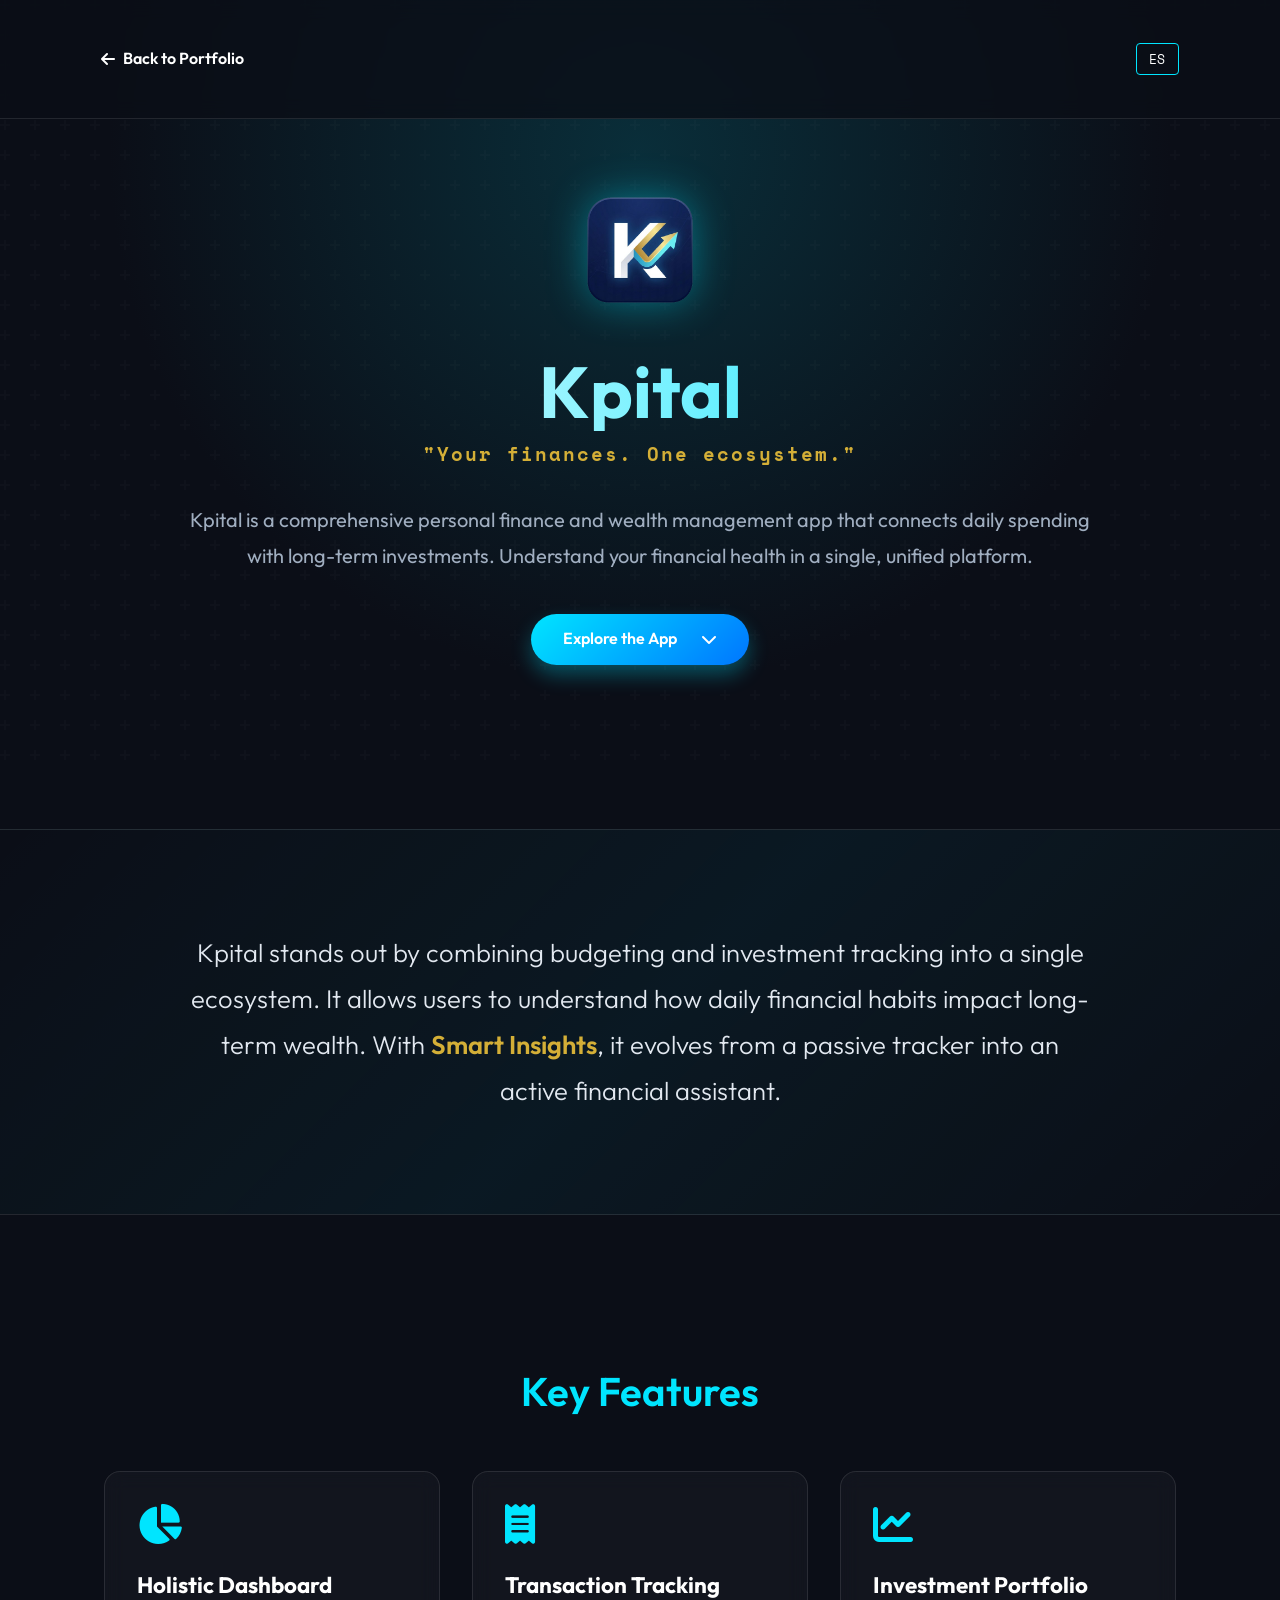
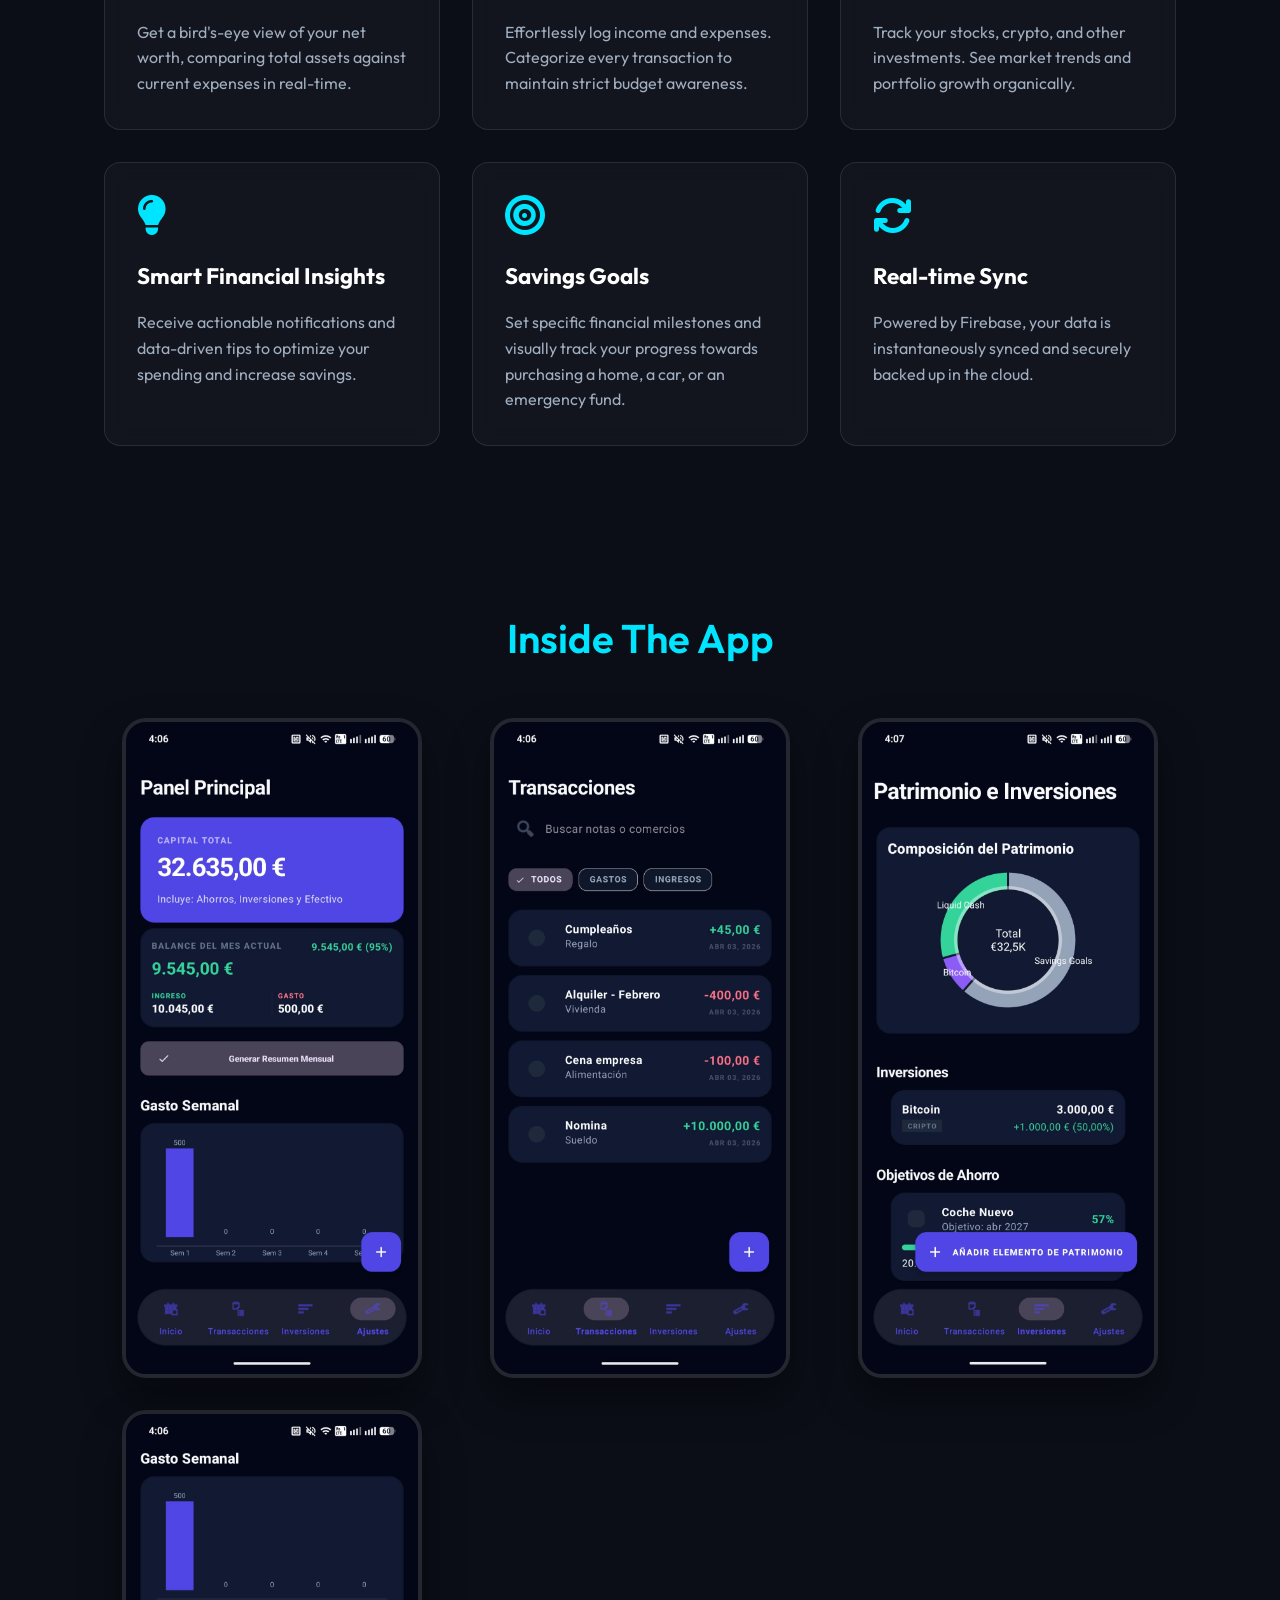
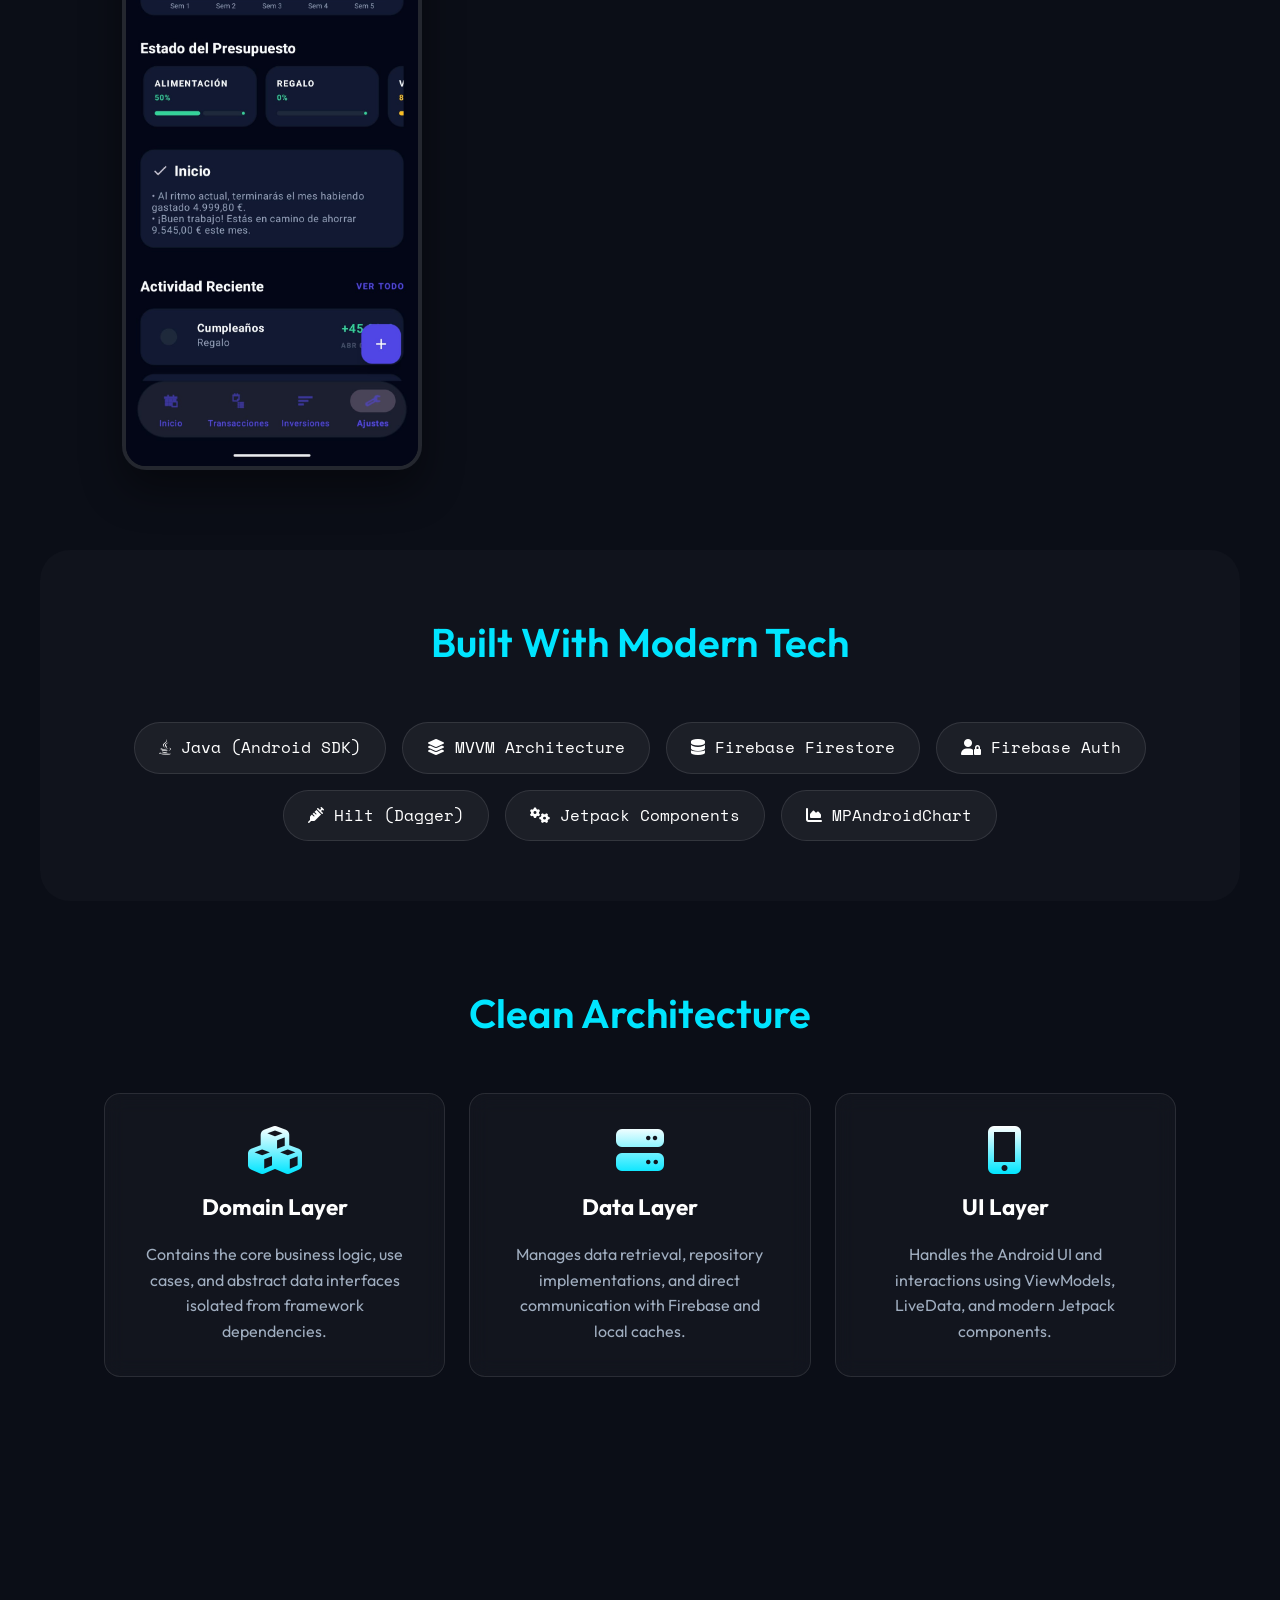
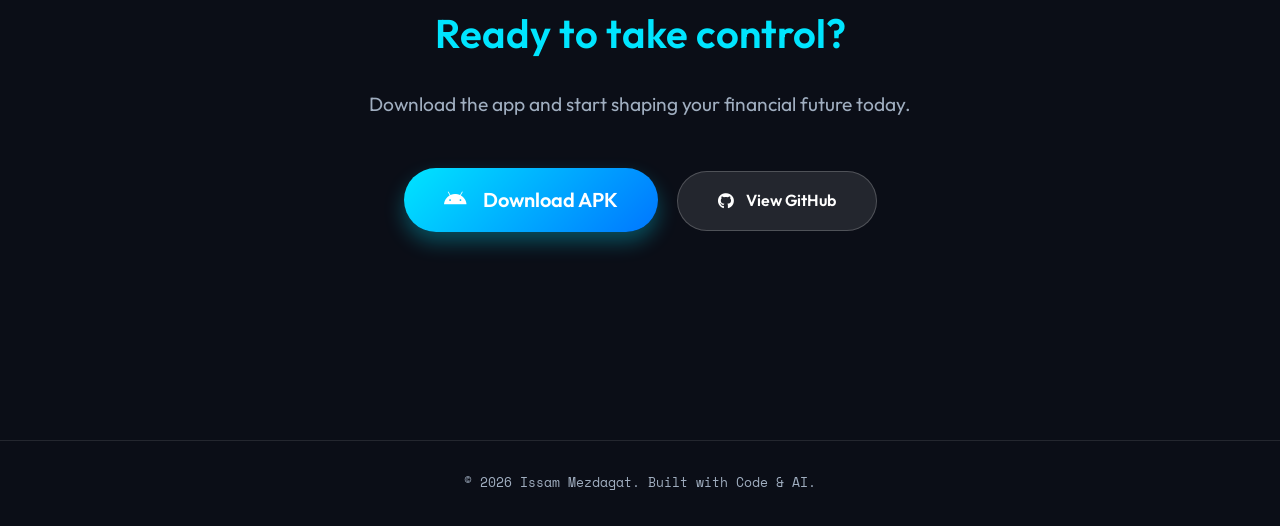
<file: projects/kpital.html>
<!DOCTYPE html>
<html lang="en">
<head>
    <meta charset="UTF-8">
    <meta name="viewport" content="width=device-width, initial-scale=1.0">
    <title>Kpital | Personal Finance & Investment App</title>
    <meta name="description" content="Kpital is a comprehensive personal finance and wealth management app connecting daily spending with investments.">
    
    <!-- Fonts -->
    <link rel="preconnect" href="https://fonts.googleapis.com">
    <link rel="preconnect" href="https://fonts.gstatic.com" crossorigin>
    <link href="https://fonts.googleapis.com/css2?family=Outfit:wght@300;400;600;700&family=Space+Mono:wght@400;700&display=swap" rel="stylesheet">
    
    <!-- Icons -->
    <link rel="stylesheet" href="https://cdnjs.cloudflare.com/ajax/libs/font-awesome/6.4.0/css/all.min.css">
    
    <!-- Main Style -->
    <link rel="stylesheet" href="../css/style.css">
    
    <style>
        /* Custom Styles for Kpital Page */
        :root {
            --kpital-primary: #00E5FF;
            --kpital-accent: #D4AF37;
            --kpital-bg: #0B0E17;
            --kpital-card: rgba(255, 255, 255, 0.03);
            --kpital-border: rgba(255, 255, 255, 0.1);
        }
        
        body {
            background-color: var(--kpital-bg);
            color: #ffffff;
            font-family: 'Outfit', sans-serif;
            overflow-x: hidden;
        }

        /* Language Toggle Styles */
        body.lang-es .lang-en { display: none !important; }
        body:not(.lang-es) .lang-es { display: none !important; }

        /* Nav */
        .glass-header { background: rgba(11, 14, 23, 0.8); backdrop-filter: blur(10px); }
        .back-nav { display: flex; align-items: center; gap: 0.5rem; color: #fff; text-decoration: none; font-weight: 600; transition: color 0.3s; }
        .back-nav:hover { color: var(--kpital-primary); }

        /* Hero */
        .kpital-hero {
            position: relative;
            padding: 180px 5% 100px;
            display: flex;
            align-items: center;
            justify-content: center;
            min-height: 80vh;
            background: radial-gradient(circle at 50% 20%, rgba(0, 229, 255, 0.15) 0%, rgba(11, 14, 23, 1) 60%);
            text-align: center;
            overflow: hidden;
        }

        .hero-bg-anim {
            position: absolute;
            top: 0; left: 0; width: 100%; height: 100%;
            background: url("data:image/svg+xml,%3Csvg width='60' height='60' viewBox='0 0 60 60' xmlns='http://www.w3.org/2000/svg'%3E%3Cg fill='none' fill-rule='evenodd'%3E%3Cg fill='%23ffffff' fill-opacity='0.03'%3E%3Cpath d='M36 34v-4h-2v4h-4v2h4v4h2v-4h4v-2h-4zm0-30V0h-2v4h-4v2h4v4h2V6h4V4h-4zM6 34v-4H4v4H0v2h4v4h2v-4h4v-2H6zM6 4V0H4v4H0v2h4v4h2V6h4V4H6z'/%3E%3C/g%3E%3C/g%3E%3C/svg%3E");
            opacity: 0.5;
            z-index: 0;
            animation: slideBg 60s linear infinite;
        }

        @keyframes slideBg { from { background-position: 0 0; } to { background-position: 600px 600px; } }

        .kpital-hero-content {
            position: relative;
            z-index: 10;
            max-width: 900px;
            animation: fadeInUp 1s ease-out;
        }

        .kpital-logo-img { max-height: 140px; margin-bottom: 1.5rem; filter: drop-shadow(0 0 20px rgba(0, 229, 255, 0.4)); }
        
        .kpital-title {
            font-size: 4.5rem;
            font-weight: 700;
            margin-bottom: 0.5rem;
            background: linear-gradient(to right, #fff, var(--kpital-primary));
            -webkit-background-clip: text;
            -webkit-text-fill-color: transparent;
        }

        .kpital-tagline { font-family: 'Space Mono', monospace; color: var(--kpital-accent); font-size: 1.2rem; margin-bottom: 2rem; letter-spacing: 2px;}
        .kpital-intro { font-size: 1.25rem; line-height: 1.8; color: #a0aec0; margin-bottom: 2.5rem; }

        /* Sections */
        .k-section { padding: 80px 5%; max-width: 1200px; margin: 0 auto; position: relative; }
        .k-section-title { font-size: 2.5rem; font-weight: 600; margin-bottom: 3rem; text-align: center; }
        .k-section-title span { color: var(--kpital-primary); }

        /* Key Features */
        .features-grid {
            display: grid;
            grid-template-columns: repeat(auto-fit, minmax(300px, 1fr));
            gap: 2rem;
        }
        
        .k-card {
            background: var(--kpital-card);
            border: 1px solid var(--kpital-border);
            border-radius: 16px;
            padding: 2rem;
            backdrop-filter: blur(10px);
            transition: transform 0.4s cubic-bezier(0.175, 0.885, 0.32, 1.275), box-shadow 0.4s;
        }
        .k-card:hover {
            transform: translateY(-10px);
            box-shadow: 0 15px 30px rgba(0, 229, 255, 0.1);
            border-color: rgba(0, 229, 255, 0.3);
        }

        .k-card i { font-size: 2.5rem; color: var(--kpital-primary); margin-bottom: 1.5rem; display: inline-block; }
        .k-card h3 { font-size: 1.4rem; margin-bottom: 1rem; color: #fff; }
        .k-card p { color: #a0aec0; line-height: 1.6; font-size: 1rem; }

        /* Screenshots Gallery */
        .gallery-grid {
            display: grid;
            grid-template-columns: repeat(auto-fit, minmax(250px, 1fr));
            gap: 2rem;
            justify-items: center;
        }
        .app-screenshot {
            width: 100%;
            max-width: 300px;
            border-radius: 24px;
            border: 4px solid var(--kpital-border);
            box-shadow: 0 20px 40px rgba(0,0,0,0.4);
            transition: transform 0.4s ease, border-color 0.4s ease;
            cursor: pointer;
        }
        .app-screenshot:hover {
            transform: scale(1.05) translateY(-10px);
            border-color: var(--kpital-primary);
            z-index: 2;
        }

        /* Tech Stack */
        .tech-tags { display: flex; flex-wrap: wrap; gap: 1rem; justify-content: center; }
        .tech-tag {
            padding: 0.75rem 1.5rem;
            border-radius: 30px;
            background: rgba(255, 255, 255, 0.05);
            border: 1px solid rgba(255,255,255,0.1);
            font-family: 'Space Mono', monospace;
            font-size: 1rem;
            transition: all 0.3s;
        }
        .tech-tag:hover { background: rgba(0, 229, 255, 0.1); border-color: var(--kpital-primary); color: #fff; }

        /* Emphasized Why Section */
        .why-section {
            background: linear-gradient(135deg, rgba(11,14,23,0) 0%, rgba(0, 229, 255, 0.05) 50%, rgba(11,14,23,0) 100%);
            border-top: 1px solid var(--kpital-border);
            border-bottom: 1px solid var(--kpital-border);
            text-align: center;
            padding: 100px 5%;
            margin: 4rem 0;
        }
        .why-text {
            font-size: 1.6rem;
            line-height: 1.8;
            max-width: 900px;
            margin: 0 auto;
            color: #e2e8f0;
            font-weight: 300;
        }
        .highlight { color: var(--kpital-accent); font-weight: 600; }

        /* Architecture */
        .arch-grid { display: grid; grid-template-columns: repeat(3, 1fr); gap: 1.5rem; }
        @media (max-width: 768px) { .arch-grid { grid-template-columns: 1fr; } }
        .arch-card {text-align: center; padding: 2rem;}
        .arch-card .arch-icon { font-size: 3rem; margin-bottom: 1rem; background: -webkit-linear-gradient(#fff, var(--kpital-primary)); -webkit-background-clip: text; -webkit-text-fill-color: transparent;}

        /* CTA */
        .cta-container { text-align: center; padding: 4rem 0 8rem; }
        .apk-btn {
            display: inline-flex;
            align-items: center;
            gap: 1rem;
            background: linear-gradient(135deg, var(--kpital-primary), #0076FF);
            color: #fff;
            padding: 1rem 2.5rem;
            font-size: 1.25rem;
            border-radius: 50px;
            font-weight: 600;
            text-decoration: none;
            transition: all 0.3s ease;
            box-shadow: 0 10px 20px rgba(0, 229, 255, 0.3);
            border: none;
            cursor: pointer;
        }
        .apk-btn:hover {
            transform: translateY(-3px) scale(1.02);
            box-shadow: 0 15px 30px rgba(0, 229, 255, 0.5);
        }
        
        .github-btn {
            display: inline-flex; align-items: center; gap: 0.75rem;
            background: rgba(255, 255, 255, 0.1); border: 1px solid rgba(255,255,255,0.2);
            color: #fff; padding: 1rem 2.5rem; border-radius: 50px; text-decoration: none; font-weight: 600;
            transition: all 0.3s ease; margin-left: 1rem;
        }
        .github-btn:hover { background: rgba(255, 255, 255, 0.2); transform: translateY(-3px); }

        @media (max-width: 600px) {
            .kpital-title { font-size: 3rem; }
            .kpital-hero { padding-top: 140px; }
            .why-text { font-size: 1.3rem; }
            .github-btn { margin-left: 0; margin-top: 1rem; display: flex; justify-content: center; }
            .cta-container { display: flex; flex-direction: column; align-items: center; }
        }

        /* Animations */
        @keyframes fadeInUp { from { opacity: 0; transform: translateY(30px); } to { opacity: 1; transform: translateY(0); } }
        
        .fade-in-section { opacity: 0; transform: translateY(20px); transition: opacity 0.8s ease-out, transform 0.8s ease-out; }
        .fade-in-section.is-visible { opacity: 1; transform: none; }
    </style>
</head>
<body>

    <header class="glass-header" style="position: fixed; width: 100%; top: 0; z-index: 100; border-bottom: 1px solid var(--kpital-border);">
        <nav aria-label="Main Navigation" style="padding: 1rem 5%; height: 70px; display: flex; align-items: center;">
            <a href="../index.html#projects" class="back-nav">
                <i class="fas fa-arrow-left"></i>
                <span class="lang-en">Back to Portfolio</span>
                <span class="lang-es">Volver al Portfolio</span>
            </a>
            
            <button id="kpital-lang-toggle" style="background: none; border: 1px solid var(--kpital-primary); color: #fff; padding: 0.3rem 0.8rem; border-radius: 4px; cursor: pointer; margin-left: auto; transition: all 0.3s; font-family: 'Space Mono', monospace;">
                ES
            </button>
        </nav>
    </header>

    <main>
        <!-- Hero Section -->
        <section class="kpital-hero">
            <div class="hero-bg-anim"></div>
            <div class="kpital-hero-content">
                <img src="../data/kpital-logo.png" alt="Kpital App Logo" class="kpital-logo-img">
                <h1 class="kpital-title">Kpital</h1>
                <h2 class="kpital-tagline">
                    <span class="lang-en">"Your finances. One ecosystem."</span>
                    <span class="lang-es">"Tus finanzas. Un ecosistema."</span>
                </h2>
                <p class="kpital-intro">
                    <span class="lang-en">Kpital is a comprehensive personal finance and wealth management app that connects daily spending with long-term investments. Understand your financial health in a single, unified platform.</span>
                    <span class="lang-es">Kpital es una aplicación integral de finanzas personales y gestión patrimonial que conecta el gasto diario con inversiones a largo plazo. Entiende tu salud financiera en una sola plataforma unificada.</span>
                </p>
                <a href="#download" class="apk-btn" style="font-size: 1rem; padding: 0.8rem 2rem;">
                    <span class="lang-en">Explore the App</span>
                    <span class="lang-es">Explorar la App</span>
                    <i class="fas fa-chevron-down" style="margin-left: 0.5rem;"></i>
                </a>
            </div>
        </section>

        <!-- Why Kpital -->
        <section class="why-section fade-in-section">
            <p class="why-text">
                <span class="lang-en">Kpital stands out by combining budgeting and investment tracking into a single ecosystem. It allows users to understand how daily financial habits impact long-term wealth. With <span class="highlight">Smart Insights</span>, it evolves from a passive tracker into an active financial assistant.</span>
                <span class="lang-es">Kpital destaca al combinar el seguimiento de presupuestos e inversiones en un solo ecosistema. Permite a los usuarios comprender cómo los hábitos financieros diarios impactan su riqueza a largo plazo. Con <span class="highlight">Smart Insights</span>, evoluciona de un rastreador pasivo a un asistente financiero activo.</span>
            </p>
        </section>

        <!-- Key Features -->
        <section class="k-section fade-in-section">
            <h2 class="k-section-title">
                <span class="lang-en">Key <span>Features</span></span>
                <span class="lang-es">Características <span>Principales</span></span>
            </h2>
            <div class="features-grid">
                <div class="k-card">
                    <i class="fas fa-chart-pie"></i>
                    <h3>
                        <span class="lang-en">Holistic Dashboard</span>
                        <span class="lang-es">Panel Holístico</span>
                    </h3>
                    <p>
                        <span class="lang-en">Get a bird's-eye view of your net worth, comparing total assets against current expenses in real-time.</span>
                        <span class="lang-es">Obtén una vista panorámica de tu patrimonio neto, comparando activos totales con gastos actuales en tiempo real.</span>
                    </p>
                </div>
                <div class="k-card">
                    <i class="fas fa-receipt"></i>
                    <h3>
                        <span class="lang-en">Transaction Tracking</span>
                        <span class="lang-es">Seguimiento de Transacciones</span>
                    </h3>
                    <p>
                        <span class="lang-en">Effortlessly log income and expenses. Categorize every transaction to maintain strict budget awareness.</span>
                        <span class="lang-es">Registra ingresos y gastos sin esfuerzo. Categoriza cada transacción para mantener un estricto control de presupuesto.</span>
                    </p>
                </div>
                <div class="k-card">
                    <i class="fas fa-chart-line"></i>
                    <h3>
                        <span class="lang-en">Investment Portfolio</span>
                        <span class="lang-es">Cartera de Inversiones</span>
                    </h3>
                    <p>
                        <span class="lang-en">Track your stocks, crypto, and other investments. See market trends and portfolio growth organically.</span>
                        <span class="lang-es">Haz seguimiento de tus acciones, criptomonedas y otras inversiones. Observa las tendencias del mercado y el crecimiento orgánico de tu cartera.</span>
                    </p>
                </div>
                <div class="k-card">
                    <i class="fas fa-lightbulb"></i>
                    <h3>
                        <span class="lang-en">Smart Financial Insights</span>
                        <span class="lang-es">Perspectivas Financieras</span>
                    </h3>
                    <p>
                        <span class="lang-en">Receive actionable notifications and data-driven tips to optimize your spending and increase savings.</span>
                        <span class="lang-es">Recibe notificaciones prácticas y consejos basados en datos para optimizar tu gasto y aumentar tus ahorros.</span>
                    </p>
                </div>
                <div class="k-card">
                    <i class="fas fa-bullseye"></i>
                    <h3>
                        <span class="lang-en">Savings Goals</span>
                        <span class="lang-es">Objetivos de Ahorro</span>
                    </h3>
                    <p>
                        <span class="lang-en">Set specific financial milestones and visually track your progress towards purchasing a home, a car, or an emergency fund.</span>
                        <span class="lang-es">Establece metas financieras específicas y realiza un seguimiento visual de tu progreso para comprar una casa, un vehículo o crear un fondo de emergencia.</span>
                    </p>
                </div>
                <div class="k-card">
                    <i class="fas fa-sync"></i>
                    <h3>
                        <span class="lang-en">Real-time Sync</span>
                        <span class="lang-es">Sincronización en Tiempo Real</span>
                    </h3>
                    <p>
                        <span class="lang-en">Powered by Firebase, your data is instantaneously synced and securely backed up in the cloud.</span>
                        <span class="lang-es">Impulsado por Firebase, tus datos se sincronizan instantáneamente y se respaldan de forma segura en la nube.</span>
                    </p>
                </div>
            </div>
        </section>

        <!-- App Screenshots Gallery -->
        <section class="k-section fade-in-section">
            <h2 class="k-section-title">
                <span class="lang-en">Inside <span>The App</span></span>
                <span class="lang-es">Dentro de <span>La App</span></span>
            </h2>
            <div class="gallery-grid">
                <!-- Using the renamed images from data folder -->
                <img src="../data/kpital-dash1.jpg" alt="Kpital Dashboard" class="app-screenshot" loading="lazy">
                <img src="../data/kpital-dash2.jpg" alt="Transactions View" class="app-screenshot" loading="lazy">
                <img src="../data/kpital-dash3.jpg" alt="Investment Tracking" class="app-screenshot" loading="lazy">
                <img src="../data/kpital-dash4.jpg" alt="Savings Goals" class="app-screenshot" loading="lazy">
            </div>
        </section>

        <!-- Tech Stack -->
        <section class="k-section fade-in-section" style="background: rgba(255,255,255,0.02); border-radius: 30px; padding-top: 60px; padding-bottom: 60px;">
            <h2 class="k-section-title">
                <span class="lang-en">Built With <span>Modern Tech</span></span>
                <span class="lang-es">Construido Con <span>Tecnología Moderna</span></span>
            </h2>
            <div class="tech-tags">
                <span class="tech-tag"><i class="fab fa-java"></i> Java (Android SDK)</span>
                <span class="tech-tag"><i class="fas fa-layer-group"></i> MVVM Architecture</span>
                <span class="tech-tag"><i class="fas fa-database"></i> Firebase Firestore</span>
                <span class="tech-tag"><i class="fas fa-user-lock"></i> Firebase Auth</span>
                <span class="tech-tag"><i class="fas fa-syringe"></i> Hilt (Dagger)</span>
                <span class="tech-tag"><i class="fas fa-cogs"></i> Jetpack Components</span>
                <span class="tech-tag"><i class="fas fa-chart-area"></i> MPAndroidChart</span>
            </div>
        </section>

        <!-- Architecture -->
        <section class="k-section fade-in-section">
            <h2 class="k-section-title">
                <span class="lang-en">Clean <span>Architecture</span></span>
                <span class="lang-es">Arquitectura <span>Limpia</span></span>
            </h2>
            <div class="arch-grid">
                <div class="k-card arch-card">
                    <i class="fas fa-cubes arch-icon"></i>
                    <h3>
                        <span class="lang-en">Domain Layer</span>
                        <span class="lang-es">Capa de Dominio</span>
                    </h3>
                    <p>
                        <span class="lang-en">Contains the core business logic, use cases, and abstract data interfaces isolated from framework dependencies.</span>
                        <span class="lang-es">Contiene la lógica de negocio central, casos de uso e interfaces de datos aisladas de frameworks externos.</span>
                    </p>
                </div>
                <div class="k-card arch-card">
                    <i class="fas fa-server arch-icon"></i>
                    <h3>
                        <span class="lang-en">Data Layer</span>
                        <span class="lang-es">Capa de Datos</span>
                    </h3>
                    <p>
                        <span class="lang-en">Manages data retrieval, repository implementations, and direct communication with Firebase and local caches.</span>
                        <span class="lang-es">Maneja la recuperación de datos, implementación de repositorios y comunicación directa con Firebase y cachés locales.</span>
                    </p>
                </div>
                <div class="k-card arch-card">
                    <i class="fas fa-mobile-alt arch-icon"></i>
                    <h3>
                        <span class="lang-en">UI Layer</span>
                        <span class="lang-es">Capa de Interfaz</span>
                    </h3>
                    <p>
                        <span class="lang-en">Handles the Android UI and interactions using ViewModels, LiveData, and modern Jetpack components.</span>
                        <span class="lang-es">Gestiona la interfaz de Android y sus interacciones utilizando ViewModels, LiveData y componentes modernos de Jetpack.</span>
                    </p>
                </div>
            </div>
        </section>

        <!-- Download CTA -->
        <section id="download" class="k-section fade-in-section">
            <div class="cta-container">
                <h2 class="k-section-title" style="margin-bottom: 1.5rem;">
                    <span class="lang-en">Ready to take control?</span>
                    <span class="lang-es">¿Listo para tomar el control?</span>
                </h2>
                <p style="color: #a0aec0; font-size: 1.2rem; margin-bottom: 3rem;">
                    <span class="lang-en">Download the app and start shaping your financial future today.</span>
                    <span class="lang-es">Descarga la app y comienza a dar forma a tu futuro financiero hoy mismo.</span>
                </p>
                
                <div>
                    <a href="../data/kpital.apk" download="Kpital.apk" class="apk-btn">
                        <i class="fab fa-android"></i> 
                        <span class="lang-en">Download APK</span>
                        <span class="lang-es">Descargar APK</span>
                    </a>
                    
                    <a href="https://github.com/Issam22330/Kpital" target="_blank" class="github-btn">
                        <i class="fab fa-github"></i>
                        <span class="lang-en">View GitHub</span>
                        <span class="lang-es">Ver en GitHub</span>
                    </a>
                </div>
            </div>
        </section>
    </main>

    <footer style="text-align: center; padding: 2rem; border-top: 1px solid var(--kpital-border); color: #a0aec0;">
        <p>
            <span class="lang-en">&copy; 2026 Issam Mezdagat. Built with Code & AI.</span>
            <span class="lang-es">&copy; 2026 Issam Mezdagat. Construido con Código e IA.</span>
        </p>
    </footer>

    <!-- Animations & Language Toggle -->
    <script>
        document.addEventListener("DOMContentLoaded", () => {
            // -- Scroll animations --
            const observerOptions = {
                root: null,
                rootMargin: '0px',
                threshold: 0.15
            };

            const observer = new IntersectionObserver((entries, obs) => {
                entries.forEach(entry => {
                    if(entry.isIntersecting) {
                        entry.target.classList.add('is-visible');
                        obs.unobserve(entry.target);
                    }
                });
            }, observerOptions);

            document.querySelectorAll('.fade-in-section').forEach(section => {
                observer.observe(section);
            });

            // -- Language Toggle --
            const langBtn = document.getElementById('kpital-lang-toggle');
            let isEs = false; // Default is English

            langBtn.addEventListener('click', () => {
                isEs = !isEs;
                if (isEs) {
                    document.body.classList.add('lang-es');
                    document.documentElement.lang = 'es';
                    langBtn.textContent = 'EN';
                } else {
                    document.body.classList.remove('lang-es');
                    document.documentElement.lang = 'en';
                    langBtn.textContent = 'ES';
                }
            });
        });
    </script>
</body>
</html>
</file>
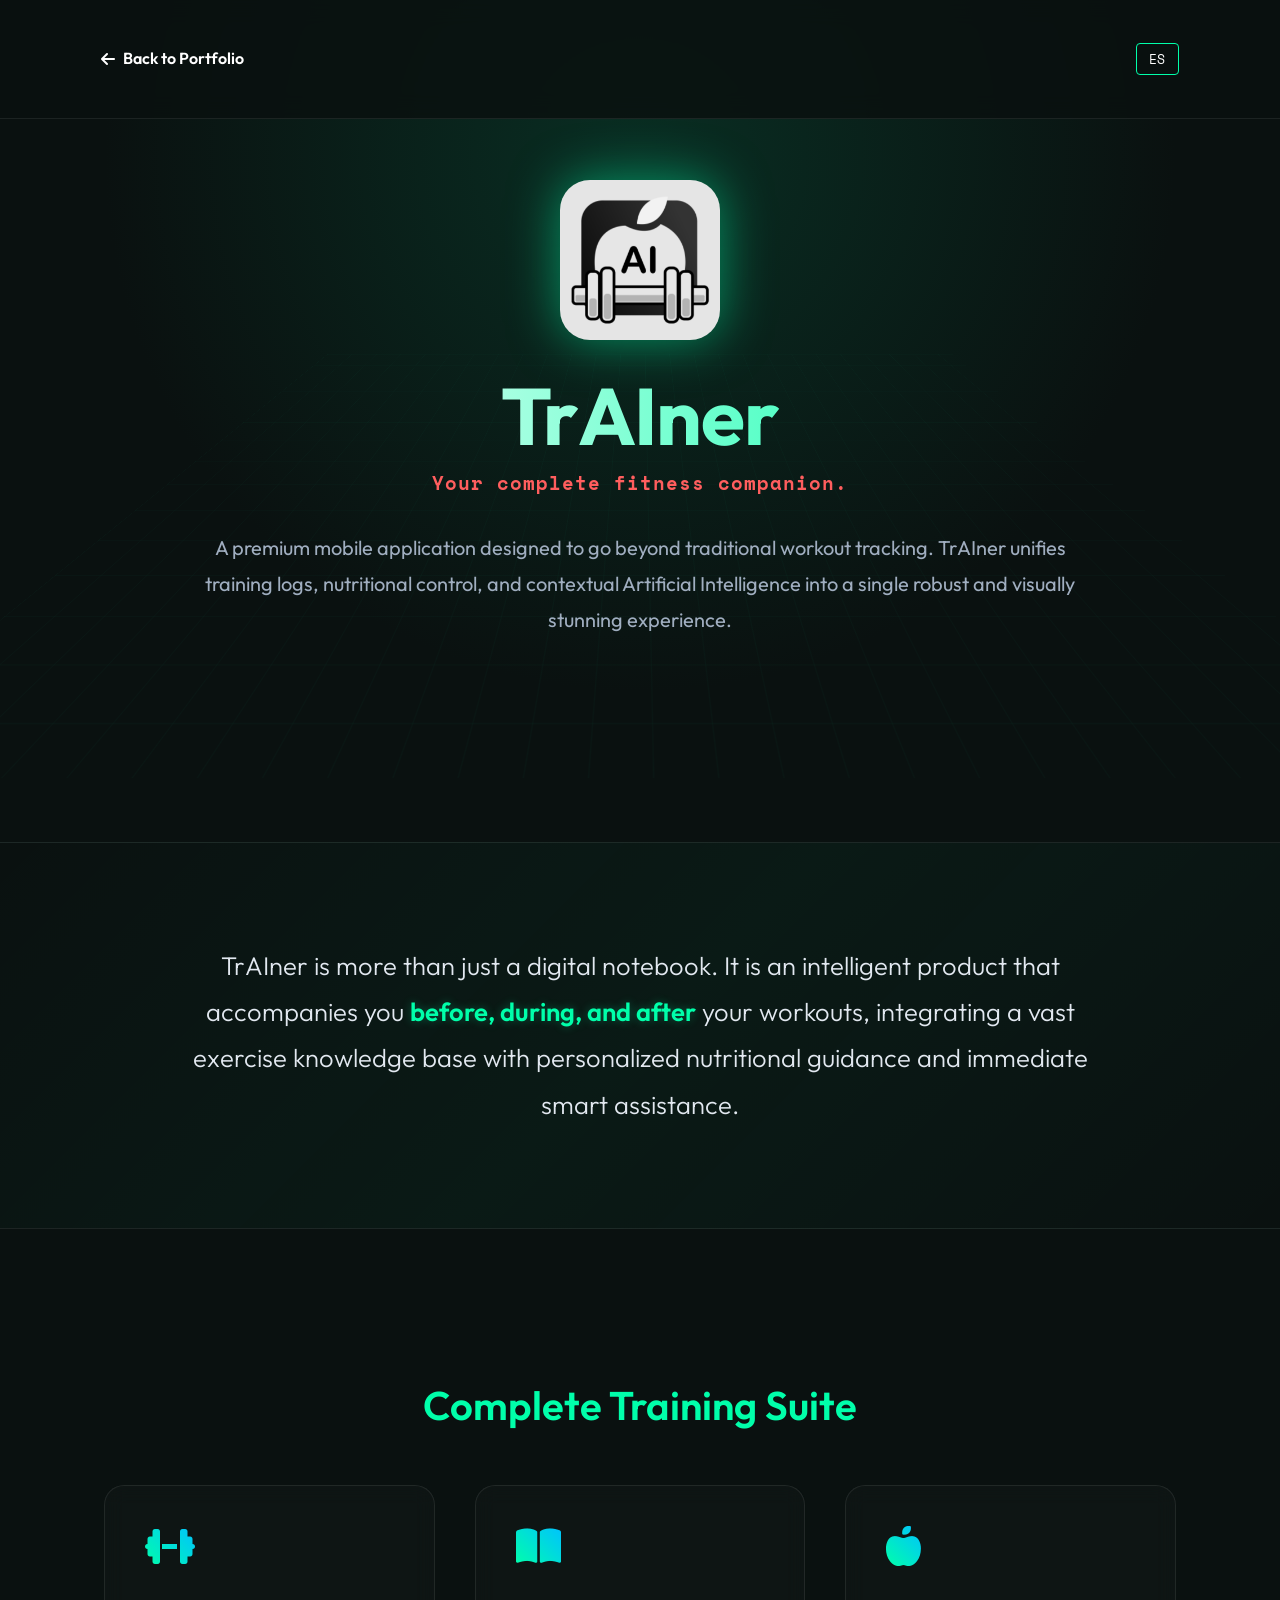
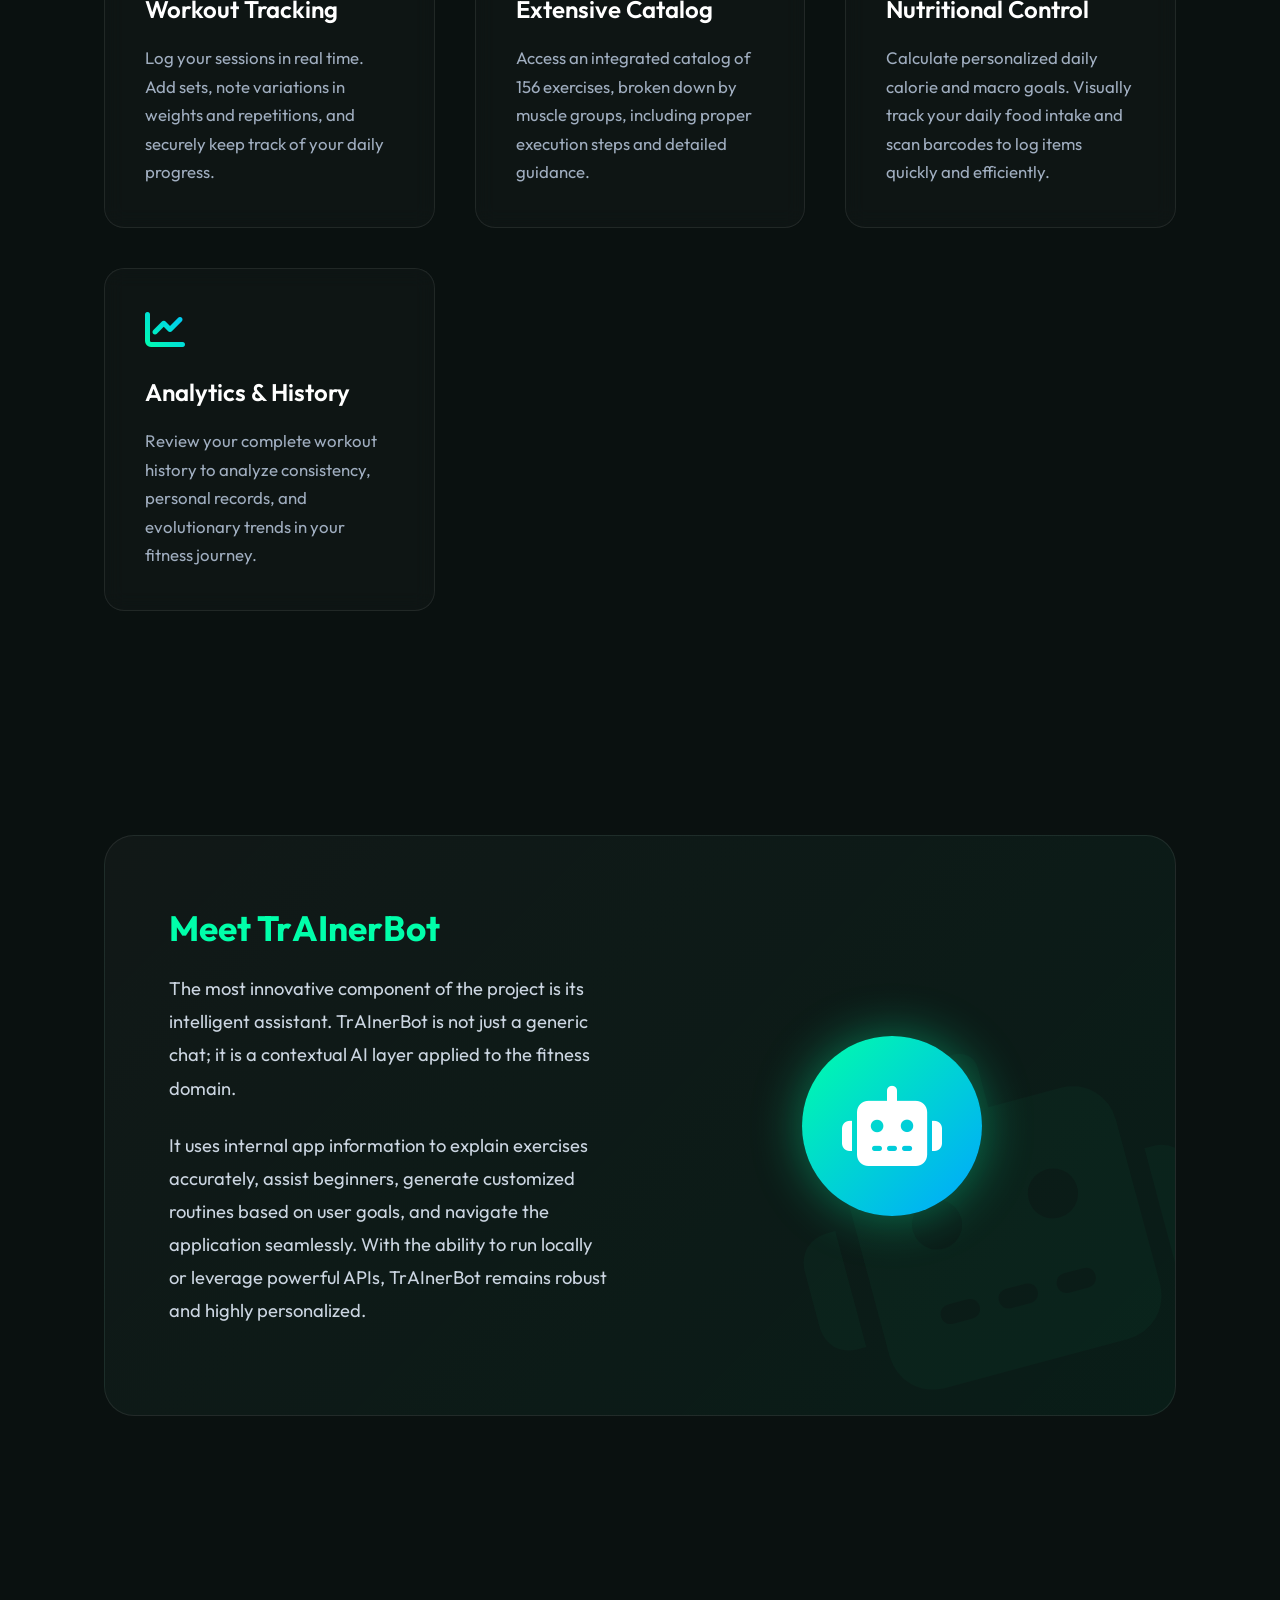
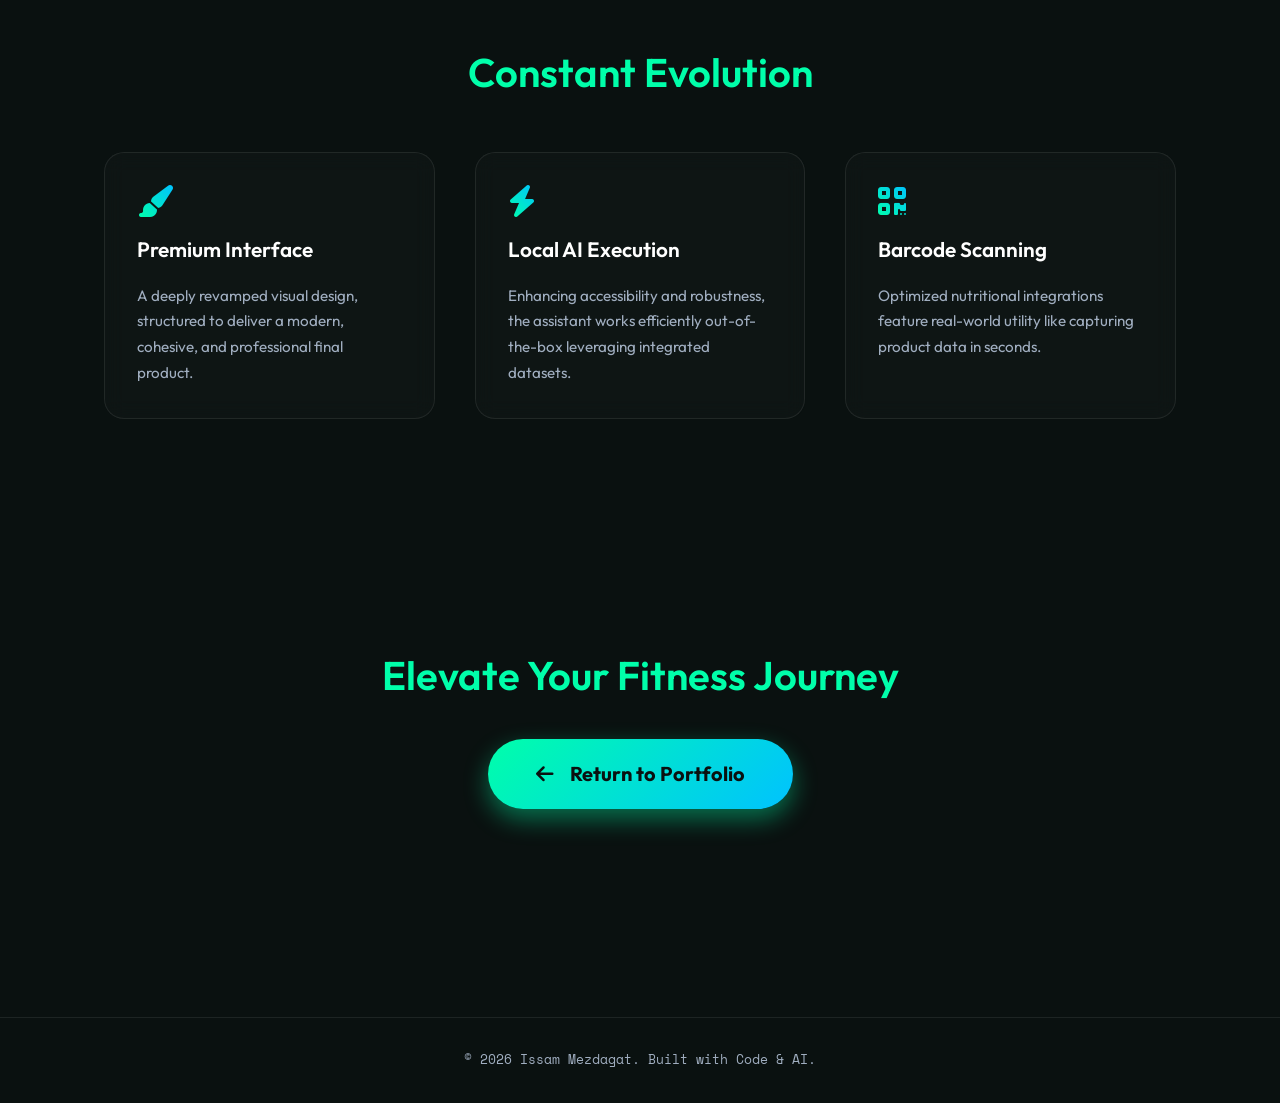
<file: projects/trainer.html>
<!DOCTYPE html>
<html lang="en">
<head>
    <meta charset="UTF-8">
    <meta name="viewport" content="width=device-width, initial-scale=1.0">
    <title>TrAIner | Intelligent Fitness & Nutrition App</title>
    <meta name="description" content="TrAIner is a smart fitness and health application unifying workout tracking, nutritional control, and an intelligent AI assistant.">
    
    <!-- Fonts -->
    <link rel="preconnect" href="https://fonts.googleapis.com">
    <link rel="preconnect" href="https://fonts.gstatic.com" crossorigin>
    <link href="https://fonts.googleapis.com/css2?family=Outfit:wght@300;400;600;700&family=Space+Mono:wght@400;700&display=swap" rel="stylesheet">
    
    <!-- Icons -->
    <link rel="stylesheet" href="https://cdnjs.cloudflare.com/ajax/libs/font-awesome/6.4.0/css/all.min.css">
    
    <!-- Main Style -->
    <link rel="stylesheet" href="../css/style.css">
    
    <style>
        /* Custom Styles for TrAIner Page */
        :root {
            --trainer-primary: #00FFAA;
            --trainer-accent: #FF5E5E;
            --trainer-bg: #0A1110;
            --trainer-card: rgba(255, 255, 255, 0.02);
            --trainer-border: rgba(255, 255, 255, 0.08); /* slightly softer border */
        }
        
        body {
            background-color: var(--trainer-bg);
            color: #ffffff;
            font-family: 'Outfit', sans-serif;
            overflow-x: hidden;
        }

        /* Language Toggle Styles */
        body.lang-es .lang-en { display: none !important; }
        body:not(.lang-es) .lang-es { display: none !important; }

        /* Nav */
        .glass-header { background: rgba(10, 17, 16, 0.85); backdrop-filter: blur(12px); border-bottom: 1px solid var(--trainer-border); }
        .back-nav { display: flex; align-items: center; gap: 0.5rem; color: #fff; text-decoration: none; font-weight: 600; transition: color 0.3s; }
        .back-nav:hover { color: var(--trainer-primary); }

        /* Hero */
        .trainer-hero {
            position: relative;
            padding: 180px 5% 100px;
            display: flex;
            align-items: center;
            justify-content: center;
            min-height: 80vh;
            background: radial-gradient(circle at 50% 20%, rgba(0, 255, 170, 0.12) 0%, rgba(10, 17, 16, 1) 60%);
            text-align: center;
            overflow: hidden;
        }

        .hero-bg-anim {
            position: absolute;
            top: 0; left: 0; width: 100%; height: 100%;
            background-image: 
                linear-gradient(rgba(0, 255, 170, 0.05) 1px, transparent 1px),
                linear-gradient(90deg, rgba(0, 255, 170, 0.05) 1px, transparent 1px);
            background-size: 50px 50px;
            opacity: 0.4;
            transform: perspective(500px) rotateX(60deg) translateY(-100px) translateZ(-200px);
            animation: gridMove 20s linear infinite;
        }

        @keyframes gridMove {
            0% { background-position: 0 0; }
            100% { background-position: 0 1000px; } /* moving down to give forward motion effect */
        }

        .trainer-hero-content {
            position: relative;
            z-index: 10;
            max-width: 900px;
            animation: fadeInUp 1s ease-out;
        }

        .trainer-logo-img { max-height: 160px; margin-bottom: 1.5rem; filter: drop-shadow(0 0 25px rgba(0, 255, 170, 0.5)); border-radius: 30px; }
        
        .trainer-title {
            font-size: 5rem;
            font-weight: 700;
            margin-bottom: 0.5rem;
            background: linear-gradient(to right, #fff, var(--trainer-primary));
            -webkit-background-clip: text;
            background-clip: text;
            -webkit-text-fill-color: transparent;
            color: transparent;
            letter-spacing: -1px;
        }

        .trainer-tagline { font-family: 'Space Mono', monospace; color: var(--trainer-accent); font-size: 1.2rem; margin-bottom: 2rem; letter-spacing: 1px;}
        .trainer-intro { font-size: 1.25rem; line-height: 1.8; color: #a0aec0; margin-bottom: 2.5rem; }

        /* Sections */
        .t-section { padding: 80px 5%; max-width: 1200px; margin: 0 auto; position: relative; }
        .t-section-title { font-size: 2.5rem; font-weight: 600; margin-bottom: 3rem; text-align: center; }
        .t-section-title span { color: var(--trainer-primary); }

        /* Emphasized Why Section */
        .why-section {
            background: linear-gradient(135deg, rgba(10,17,16,0) 0%, rgba(0, 255, 170, 0.04) 50%, rgba(10,17,16,0) 100%);
            border-top: 1px solid var(--trainer-border);
            border-bottom: 1px solid var(--trainer-border);
            text-align: center;
            padding: 100px 5%;
            margin: 4rem 0;
        }
        .why-text {
            font-size: 1.6rem;
            line-height: 1.8;
            max-width: 900px;
            margin: 0 auto;
            color: #e2e8f0;
            font-weight: 300;
        }
        .highlight { color: var(--trainer-primary); font-weight: 600; text-shadow: 0 0 10px rgba(0, 255, 170, 0.3);}

        /* Key Features */
        .features-grid {
            display: grid;
            grid-template-columns: repeat(auto-fit, minmax(320px, 1fr));
            gap: 2.5rem;
        }
        
        .t-card {
            background: var(--trainer-card);
            border: 1px solid var(--trainer-border);
            border-radius: 20px;
            padding: 2.5rem;
            backdrop-filter: blur(10px);
            transition: transform 0.4s cubic-bezier(0.175, 0.885, 0.32, 1.275), box-shadow 0.4s;
            position: relative;
            overflow: hidden;
        }
        .t-card::before {
            content: '';
            position: absolute;
            top: 0; left: 0; width: 100%; height: 4px;
            background: linear-gradient(90deg, transparent, var(--trainer-primary), transparent);
            transform: scaleX(0);
            transition: transform 0.5s ease;
        }
        .t-card:hover {
            transform: translateY(-10px);
            box-shadow: 0 15px 35px rgba(0, 255, 170, 0.1);
            border-color: rgba(0, 255, 170, 0.3);
            background: rgba(255, 255, 255, 0.04);
        }
        .t-card:hover::before {
            transform: scaleX(1);
        }

        .t-card i { 
            font-size: 2.5rem; 
            color: var(--trainer-primary); 
            margin-bottom: 1.5rem; 
            display: inline-block;
            background: -webkit-linear-gradient(45deg, var(--trainer-primary), #00C2FF);
            -webkit-background-clip: text;
            background-clip: text;
            -webkit-text-fill-color: transparent;
            color: transparent;
        }
        .t-card h3 { font-size: 1.5rem; margin-bottom: 1rem; color: #fff; font-weight: 600;}
        .t-card p { color: #a0aec0; line-height: 1.7; font-size: 1.05rem; }

        /* Bot Section Highlight */
        .bot-highlight {
            display: flex;
            align-items: center;
            gap: 4rem;
            background: linear-gradient(135deg, rgba(255,255,255,0.03), rgba(0, 255, 170, 0.05));
            border-radius: 30px;
            padding: 4rem;
            border: 1px solid var(--trainer-border);
            margin: 4rem 0;
            overflow: hidden;
            position: relative;
        }
        .bot-highlight::after {
            content: "\f544"; /* robot icon */
            font-family: "Font Awesome 6 Free";
            font-weight: 900;
            position: absolute;
            right: -20px;
            bottom: -50px;
            font-size: 20rem;
            color: rgba(0, 255, 170, 0.03);
            z-index: 0;
            transform: rotate(-15deg);
        }

        .bot-text { flex: 1; z-index: 1;}
        .bot-text h3 { font-size: 2.2rem; color: #fff; margin-bottom: 1rem; }
        .bot-text h3 span { color: var(--trainer-primary); }
        .bot-text p { font-size: 1.15rem; line-height: 1.8; color: #cbd5e1; margin-bottom: 1.5rem;}
        
        .bot-visual {
            flex: 1;
            display: flex;
            justify-content: center;
            align-items: center;
            z-index: 1;
        }
        .bot-avatar {
            width: 180px; height: 180px;
            background: linear-gradient(135deg, var(--trainer-primary), #00A6FF);
            border-radius: 50%;
            display: flex; justify-content: center; align-items: center;
            font-size: 5rem; color: #fff;
            box-shadow: 0 0 50px rgba(0, 255, 170, 0.4);
            animation: pulseBot 3s infinite ease-in-out;
        }
        @keyframes pulseBot {
            0% { box-shadow: 0 0 30px rgba(0, 255, 170, 0.4); transform: scale(1); }
            50% { box-shadow: 0 0 70px rgba(0, 255, 170, 0.7); transform: scale(1.05); }
            100% { box-shadow: 0 0 30px rgba(0, 255, 170, 0.4); transform: scale(1); }
        }

        @media (max-width: 900px) {
            .bot-highlight { flex-direction: column; padding: 2.5rem; gap: 2rem; text-align: center; }
            .trainer-title { font-size: 3.5rem; }
        }

        /* CTA */
        .cta-container { text-align: center; padding: 4rem 0 8rem; }
        .main-btn {
            display: inline-flex;
            align-items: center;
            gap: 1rem;
            background: linear-gradient(135deg, var(--trainer-primary), #00C2FF);
            color: #0A1110;
            padding: 1.2rem 3rem;
            font-size: 1.25rem;
            border-radius: 50px;
            font-weight: 700;
            text-decoration: none;
            transition: all 0.3s ease;
            box-shadow: 0 10px 25px rgba(0, 255, 170, 0.4);
            border: none;
            cursor: pointer;
        }
        .main-btn:hover {
            transform: translateY(-3px) scale(1.02);
            box-shadow: 0 15px 35px rgba(0, 255, 170, 0.6);
        }

        /* Animations */
        @keyframes fadeInUp { from { opacity: 0; transform: translateY(30px); } to { opacity: 1; transform: translateY(0); } }
        
        .fade-in-section { opacity: 0; transform: translateY(20px); transition: opacity 0.8s ease-out, transform 0.8s ease-out; }
        .fade-in-section.is-visible { opacity: 1; transform: none; }
    </style>
</head>
<body>

    <header class="glass-header" style="position: fixed; width: 100%; top: 0; z-index: 100;">
        <nav aria-label="Main Navigation" style="padding: 1rem 5%; height: 70px; display: flex; align-items: center;">
            <a href="../index.html#projects" class="back-nav">
                <i class="fas fa-arrow-left"></i>
                <span class="lang-en">Back to Portfolio</span>
                <span class="lang-es">Volver al Portfolio</span>
            </a>
            
            <button id="trainer-lang-toggle" style="background: none; border: 1px solid var(--trainer-primary); color: #fff; padding: 0.3rem 0.8rem; border-radius: 4px; cursor: pointer; margin-left: auto; transition: all 0.3s; font-family: 'Space Mono', monospace;">
                ES
            </button>
        </nav>
    </header>

    <main>
        <!-- Hero Section -->
        <section class="trainer-hero">
            <div class="hero-bg-anim"></div>
            <div class="trainer-hero-content">
                <img src="../data/Icono-TrAInerAPP.png" alt="TrAIner App Logo" class="trainer-logo-img">
                <h1 class="trainer-title">TrAIner</h1>
                <h2 class="trainer-tagline">
                    <span class="lang-en">Your complete fitness companion.</span>
                    <span class="lang-es">Tu compañero de fitness completo.</span>
                </h2>
                <p class="trainer-intro">
                    <span class="lang-en">A premium mobile application designed to go beyond traditional workout tracking. TrAIner unifies training logs, nutritional control, and contextual Artificial Intelligence into a single robust and visually stunning experience.</span>
                    <span class="lang-es">Una aplicación móvil premium diseñada para ir mucho más allá del típico registro de entrenamientos. TrAIner unifica el seguimiento físico, el control nutricional y la Inteligencia Artificial contextual en una sola experiencia robusta y visualmente atractiva.</span>
                </p>
            </div>
        </section>

        <!-- Why TrAIner -->
        <section class="why-section fade-in-section">
            <p class="why-text">
                <span class="lang-en">TrAIner is more than just a digital notebook. It is an intelligent product that accompanies you <span class="highlight">before, during, and after</span> your workouts, integrating a vast exercise knowledge base with personalized nutritional guidance and immediate smart assistance.</span>
                <span class="lang-es">TrAIner es más que una simple libreta digital. Es un producto inteligente que te acompaña <span class="highlight">antes, durante y después</span> de entrenar, integrando una gran base de conocimiento de ejercicios con orientación nutricional personalizada y asistencia inteligente inmediata.</span>
            </p>
        </section>

        <!-- Key Features -->
        <section class="t-section fade-in-section">
            <h2 class="t-section-title">
                <span class="lang-en">Complete <span>Training Suite</span></span>
                <span class="lang-es">Suite Completa <span>de Entrenamiento</span></span>
            </h2>
            <div class="features-grid">
                <div class="t-card">
                    <i class="fas fa-dumbbell"></i>
                    <h3>
                        <span class="lang-en">Workout Tracking</span>
                        <span class="lang-es">Registro de Entrenamientos</span>
                    </h3>
                    <p>
                        <span class="lang-en">Log your sessions in real time. Add sets, note variations in weights and repetitions, and securely keep track of your daily progress.</span>
                        <span class="lang-es">Registra tus sesiones en tiempo real. Añade series, anota variaciones en peso y repeticiones, y mantén un historial seguro de tu progreso diario.</span>
                    </p>
                </div>
                <div class="t-card">
                    <i class="fas fa-book-open"></i>
                    <h3>
                        <span class="lang-en">Extensive Catalog</span>
                        <span class="lang-es">Catálogo Extenso</span>
                    </h3>
                    <p>
                        <span class="lang-en">Access an integrated catalog of 156 exercises, broken down by muscle groups, including proper execution steps and detailed guidance.</span>
                        <span class="lang-es">Accede a un catálogo integrado de 156 ejercicios segmentados por grupos musculares, incluyendo pasos de ejecución correctos y orientación detallada.</span>
                    </p>
                </div>
                <div class="t-card">
                    <i class="fas fa-apple-alt"></i>
                    <h3>
                        <span class="lang-en">Nutritional Control</span>
                        <span class="lang-es">Control Nutricional</span>
                    </h3>
                    <p>
                        <span class="lang-en">Calculate personalized daily calorie and macro goals. Visually track your daily food intake and scan barcodes to log items quickly and efficiently.</span>
                        <span class="lang-es">Calcula metas diarias de calorías y macros personalizadas. Observa visualmente el progreso de tu alimentación y escanea códigos de barras para registrar alimentos eficazmente.</span>
                    </p>
                </div>
                <div class="t-card">
                    <i class="fas fa-chart-line"></i>
                    <h3>
                        <span class="lang-en">Analytics & History</span>
                        <span class="lang-es">Analíticas e Historial</span>
                    </h3>
                    <p>
                        <span class="lang-en">Review your complete workout history to analyze consistency, personal records, and evolutionary trends in your fitness journey.</span>
                        <span class="lang-es">Revisa tu historial completo para analizar consistencia, marcas personales y tendencias de evolución en tu viaje de acondicionamiento físico.</span>
                    </p>
                </div>
            </div>
        </section>

        <!-- TrAInerBot Highlight -->
        <section class="t-section fade-in-section">
            <div class="bot-highlight">
                <div class="bot-text">
                    <h3>
                        <span class="lang-en">Meet <span>TrAInerBot</span></span>
                        <span class="lang-es">Conoce a <span>TrAInerBot</span></span>
                    </h3>
                    <p>
                        <span class="lang-en">The most innovative component of the project is its intelligent assistant. TrAInerBot is not just a generic chat; it is a contextual AI layer applied to the fitness domain.</span>
                        <span class="lang-es">El componente más innovador del proyecto es su asistente inteligente. TrAInerBot no es un chat genérico; es una capa de inteligencia contextual aplicada al dominio del fitness.</span>
                    </p>
                    <p>
                        <span class="lang-en">It uses internal app information to explain exercises accurately, assist beginners, generate customized routines based on user goals, and navigate the application seamlessly. With the ability to run locally or leverage powerful APIs, TrAInerBot remains robust and highly personalized.</span>
                        <span class="lang-es">Utiliza la información interna de la app para explicar ejercicios con precisión, ayudar a principiantes, generar rutinas sugeridas según objetivos del usuario y facilitar la navegación. Con capacidad para operar localmente, TrAInerBot se mantiene robusto y altamente personalizado en todo momento.</span>
                    </p>
                </div>
                <div class="bot-visual">
                    <div class="bot-avatar">
                        <i class="fas fa-robot"></i>
                    </div>
                </div>
            </div>
        </section>

        <!-- App Evolution -->
        <section class="t-section fade-in-section">
            <h2 class="t-section-title">
                <span class="lang-en">Constant <span>Evolution</span></span>
                <span class="lang-es">Evolución <span>Constante</span></span>
            </h2>
            <div class="features-grid" style="grid-template-columns: repeat(auto-fit, minmax(280px, 1fr));">
                <div class="t-card" style="padding: 2rem;">
                    <i class="fas fa-paint-brush" style="font-size: 2rem; margin-bottom: 1rem;"></i>
                    <h3 style="font-size: 1.3rem;">
                        <span class="lang-en">Premium Interface</span>
                        <span class="lang-es">Interfaz Premium</span>
                    </h3>
                    <p style="font-size: 0.95rem;">
                        <span class="lang-en">A deeply revamped visual design, structured to deliver a modern, cohesive, and professional final product.</span>
                        <span class="lang-es">Un diseño visual profundamente renovado, estructurado para ofrecer un producto final moderno, coherente y profesional.</span>
                    </p>
                </div>
                <div class="t-card" style="padding: 2rem;">
                    <i class="fas fa-bolt" style="font-size: 2rem; margin-bottom: 1rem;"></i>
                    <h3 style="font-size: 1.3rem;">
                        <span class="lang-en">Local AI Execution</span>
                        <span class="lang-es">Ejecución IA Local</span>
                    </h3>
                    <p style="font-size: 0.95rem;">
                        <span class="lang-en">Enhancing accessibility and robustness, the assistant works efficiently out-of-the-box leveraging integrated datasets.</span>
                        <span class="lang-es">Mejorando accesibilidad y robustez, el asistente funciona de manera independiente utilizando datos integrados localmente.</span>
                    </p>
                </div>
                <div class="t-card" style="padding: 2rem;">
                    <i class="fas fa-qrcode" style="font-size: 2rem; margin-bottom: 1rem;"></i>
                    <h3 style="font-size: 1.3rem;">
                        <span class="lang-en">Barcode Scanning</span>
                        <span class="lang-es">Escaneo de Códigos</span>
                    </h3>
                    <p style="font-size: 0.95rem;">
                        <span class="lang-en">Optimized nutritional integrations feature real-world utility like capturing product data in seconds.</span>
                        <span class="lang-es">Las integraciones nutricionales optimizadas incluyen ventajas reales como capturar datos de productos en segundos.</span>
                    </p>
                </div>
            </div>
        </section>

        <!-- CTA -->
        <section class="t-section fade-in-section">
            <div class="cta-container">
                <h2 class="t-section-title" style="margin-bottom: 2rem; max-width: 800px; margin-left: auto; margin-right: auto;">
                    <span class="lang-en">Elevate Your Fitness Journey</span>
                    <span class="lang-es">Eleva tu Experiencia de Entrenamiento</span>
                </h2>
                <a href="../index.html#projects" class="main-btn">
                    <i class="fas fa-arrow-left"></i> 
                    <span class="lang-en">Return to Portfolio</span>
                    <span class="lang-es">Volver al Portfolio</span>
                </a>
            </div>
        </section>
    </main>

    <footer style="text-align: center; padding: 2rem; border-top: 1px solid var(--trainer-border); color: #a0aec0;">
        <p>
            <span class="lang-en">&copy; 2026 Issam Mezdagat. Built with Code & AI.</span>
            <span class="lang-es">&copy; 2026 Issam Mezdagat. Construido con Código e IA.</span>
        </p>
    </footer>

    <!-- Animations & Language Toggle -->
    <script>
        document.addEventListener("DOMContentLoaded", () => {
            // -- Scroll animations --
            const observerOptions = {
                root: null,
                rootMargin: '0px',
                threshold: 0.15
            };

            const observer = new IntersectionObserver((entries, obs) => {
                entries.forEach(entry => {
                    if(entry.isIntersecting) {
                        entry.target.classList.add('is-visible');
                        obs.unobserve(entry.target);
                    }
                });
            }, observerOptions);

            document.querySelectorAll('.fade-in-section').forEach(section => {
                observer.observe(section);
            });

            // -- Language Toggle --
            const langBtn = document.getElementById('trainer-lang-toggle');
            let isEs = false; // Default is English, matching index toggle logic which defaults to ES mostly but the user sets it up.
            
            // Checking URL or localStorage could go here
            
            langBtn.addEventListener('click', () => {
                isEs = !isEs;
                if (isEs) {
                    document.body.classList.add('lang-es');
                    document.documentElement.lang = 'es';
                    langBtn.textContent = 'EN';
                } else {
                    document.body.classList.remove('lang-es');
                    document.documentElement.lang = 'en';
                    langBtn.textContent = 'ES';
                }
            });
        });
    </script>
</body>
</html>
</file>
<file: css/style.css>
:root {
    --bg-color: #050505;
    --text-color: #e0e0e0;
    --primary-color: #00f3ff;
    /* Cyan Neon */
    --secondary-color: #bc13fe;
    /* Purple Neon */
    --accent-color: #00ff9d;
    /* Green Neon */
    --glass-bg: rgba(255, 255, 255, 0.05);
    --glass-border: rgba(255, 255, 255, 0.1);
    --card-bg: rgba(10, 10, 10, 0.6);
    --font-main: 'Outfit', sans-serif;
    --font-mono: 'Space Mono', monospace;
}

* {
    margin: 0;
    padding: 0;
    box-sizing: border-box;
    scroll-behavior: smooth;
}

body {
    background-color: var(--bg-color);
    color: var(--text-color);
    font-family: var(--font-main);
    overflow-x: hidden;
    line-height: 1.6;
}

/* Canvas Container for 3D Background */
#canvas-container {
    position: fixed;
    top: 0;
    left: 0;
    width: 100%;
    height: 100%;
    z-index: -1;
    opacity: 0.6;
}

/* Header & Nav */
.glass-header {
    position: fixed;
    top: 0;
    width: 100%;
    padding: 1.5rem 2rem;
    background: rgba(5, 5, 5, 0.7);
    backdrop-filter: blur(10px);
    border-bottom: 1px solid var(--glass-border);
    z-index: 1000;
    display: flex;
    justify-content: center;
}

nav {
    width: 100%;
    max-width: 1200px;
    display: flex;
    justify-content: space-between;
    align-items: center;
}

.logo {
    font-family: var(--font-mono);
    font-size: 1.5rem;
    font-weight: 700;
    letter-spacing: -1px;
    color: #fff;
}

.logo .dot {
    color: var(--primary-color);
}

.nav-links {
    display: flex;
    list-style: none;
    gap: 2rem;
}

.nav-links a {
    color: var(--text-color);
    text-decoration: none;
    font-size: 0.9rem;
    font-weight: 500;
    transition: color 0.3s ease;
    text-transform: uppercase;
    letter-spacing: 1px;
}

.nav-links a:hover {
    color: var(--primary-color);
    text-shadow: 0 0 8px var(--primary-color);
}

.menu-toggle {
    display: none;
    font-size: 1.5rem;
    cursor: pointer;
    color: #fff;
    z-index: 1001;
}

/* Hero Section */
.hero-section {
    height: 100vh;
    display: flex;
    align-items: center;
    justify-content: center;
    position: relative;
    padding: 0 2rem;
    text-align: center;
}

.hero-content {
    max-width: 800px;
    z-index: 1;
}

.greeting {
    font-family: var(--font-mono);
    color: var(--primary-color);
    margin-bottom: 1rem;
    font-size: 1.1rem;
}

h1 {
    font-size: 4rem;
    font-weight: 700;
    margin-bottom: 1rem;
    line-height: 1.1;
    background: linear-gradient(to right, #fff, #aaa);
    background-clip: text;
    -webkit-background-clip: text;
    -webkit-text-fill-color: transparent;
}

.subtitle {
    font-size: 1.5rem;
    font-weight: 300;
    color: #aaa;
    margin-bottom: 2rem;
}

.subtitle .accent {
    color: var(--secondary-color);
}

.description {
    max-width: 600px;
    margin: 0 auto 3rem;
    color: #888;
}

.cta-buttons {
    display: flex;
    gap: 1.5rem;
    justify-content: center;
}

.btn {
    padding: 0.8rem 2rem;
    border-radius: 4px;
    text-decoration: none;
    font-weight: 600;
    transition: all 0.3s ease;
    font-family: var(--font-mono);
    font-size: 0.9rem;
    text-transform: uppercase;
}

.btn.primary {
    background: transparent;
    border: 1px solid var(--primary-color);
    color: var(--primary-color);
    box-shadow: 0 0 10px rgba(0, 243, 255, 0.2);
}

.btn.primary:hover {
    background: var(--primary-color);
    color: #000;
    box-shadow: 0 0 20px rgba(0, 243, 255, 0.6);
}

.btn.secondary {
    border: 1px solid var(--glass-border);
    color: #fff;
    background: var(--glass-bg);
}

.btn.secondary:hover {
    border-color: #fff;
    background: rgba(255, 255, 255, 0.1);
}

.scroll-indicator {
    position: absolute;
    bottom: 2rem;
    left: 50%;
    transform: translateX(-50%);
    display: flex;
    flex-direction: column;
    align-items: center;
    gap: 0.5rem;
    font-family: var(--font-mono);
    font-size: 0.8rem;
    color: #666;
    animation: bounce 2s infinite;
}

@keyframes bounce {

    0%,
    20%,
    50%,
    80%,
    100% {
        transform: translateX(-50%) translateY(0);
    }

    40% {
        transform: translateX(-50%) translateY(-10px);
    }

    60% {
        transform: translateX(-50%) translateY(-5px);
    }
}

/* Sections General */
.section {
    padding: 6rem 2rem;
    position: relative;
}

.container {
    max-width: 1100px;
    margin: 0 auto;
}

.section-title {
    font-size: 2.5rem;
    margin-bottom: 4rem;
    position: relative;
    display: inline-block;
}

.section-title::after {
    content: '';
    position: absolute;
    bottom: -10px;
    left: 0;
    width: 60px;
    height: 3px;
    background: var(--primary-color);
    box-shadow: 0 0 10px var(--primary-color);
}

/* Glass Card */
.glass-card {
    background: var(--card-bg);
    border: 1px solid var(--glass-border);
    backdrop-filter: blur(10px);
    padding: 2rem;
    border-radius: 12px;
    transition: transform 0.3s ease, box-shadow 0.3s ease;
}

.glass-card:hover {
    transform: translateY(-5px);
    border-color: var(--primary-color);
    box-shadow: 0 10px 30px -10px rgba(0, 243, 255, 0.15);
}

/* About Section */
.about-grid {
    display: grid;
    grid-template-columns: 1.5fr 1fr;
    gap: 4rem;
    align-items: center;
}

.about-text p {
    margin-bottom: 1.5rem;
    font-size: 1.1rem;
    color: #ccc;
}

.info-list {
    margin-top: 2rem;
    display: grid;
    gap: 1rem;
}

.info-item {
    display: flex;
    align-items: center;
    gap: 1rem;
    font-family: var(--font-mono);
    font-size: 0.9rem;
}

.info-item i {
    color: var(--primary-color);
}

.profile-card {
    text-align: center;
    border: 1px solid var(--secondary-color);
    box-shadow: 0 0 15px rgba(188, 19, 254, 0.2);
}

.tech-stack-mini {
    margin-top: 1rem;
    display: flex;
    justify-content: center;
    gap: 1rem;
    font-size: 1.5rem;
    color: #888;
}

/* Skills Section */
.skills-category {
    margin-bottom: 3rem;
}

.skills-category h3 {
    margin-bottom: 1.5rem;
    font-size: 1.2rem;
    color: var(--secondary-color);
    display: flex;
    align-items: center;
    gap: 0.5rem;
}

.skills-grid {
    display: flex;
    flex-wrap: wrap;
    gap: 1rem;
}

.skill-card {
    background: rgba(255, 255, 255, 0.03);
    border: 1px solid var(--glass-border);
    padding: 0.8rem 1.5rem;
    border-radius: 4px;
    font-family: var(--font-mono);
    font-size: 0.9rem;
    transition: all 0.3s ease;
    cursor: default;
}

.skill-card:hover {
    border-color: var(--accent-color);
    color: var(--accent-color);
    box-shadow: 0 0 10px rgba(0, 255, 157, 0.2);
    transform: translateY(-2px);
}

/* Experience Section */
.timeline {
    position: relative;
    max-width: 800px;
    margin: 0 auto;
}

.timeline::before {
    content: '';
    position: absolute;
    left: 0;
    top: 0;
    height: 100%;
    width: 2px;
    background: var(--glass-border);
}

.timeline-item {
    position: relative;
    padding-left: 3rem;
    margin-bottom: 3rem;
}

.timeline-dot {
    position: absolute;
    left: -4px;
    top: 0;
    width: 10px;
    height: 10px;
    background: var(--primary-color);
    border-radius: 50%;
    box-shadow: 0 0 10px var(--primary-color);
}

.timeline-date {
    font-family: var(--font-mono);
    color: var(--primary-color);
    margin-bottom: 0.5rem;
    font-size: 0.9rem;
}

.timeline-content h3 {
    margin-bottom: 0.5rem;
    color: #fff;
}

.timeline-content h4 {
    color: #aaa;
    margin-bottom: 1rem;
    font-weight: 400;
}

.timeline-content ul {
    list-style-position: inside;
    color: #ccc;
}

.timeline-content li {
    margin-bottom: 0.5rem;
}

/* Education Section */
.education-grid {
    display: grid;
    grid-template-columns: repeat(auto-fit, minmax(300px, 1fr));
    gap: 2rem;
}

.edu-card h3 {
    color: #fff;
    margin-bottom: 0.5rem;
}

.edu-card h4 {
    color: var(--secondary-color);
    margin-bottom: 1rem;
}

.edu-card .tags {
    margin-top: 1rem;
    display: flex;
    flex-wrap: wrap;
    gap: 0.5rem;
}

.edu-card .tags span {
    font-size: 0.8rem;
    background: rgba(255, 255, 255, 0.1);
    padding: 0.2rem 0.6rem;
    border-radius: 4px;
}

/* Projects Section */
.projects-grid {
    display: grid;
    grid-template-columns: repeat(auto-fit, minmax(350px, 1fr));
    gap: 2rem;
}

.project-card {
    height: 100%;
    display: flex;
    flex-direction: column;
    justify-content: space-between;
    position: relative;
    overflow: hidden;
    transform-style: preserve-3d;
}

.project-card::before {
    content: '';
    position: absolute;
    top: 0;
    left: 0;
    width: 100%;
    height: 4px;
    background: linear-gradient(90deg, var(--primary-color), var(--secondary-color));
}

.project-subtitle {
    color: var(--accent-color);
    font-family: var(--font-mono);
    font-size: 0.9rem;
    margin-bottom: 1rem;
}

.project-tech {
    margin-top: 1.5rem;
    display: flex;
    flex-wrap: wrap;
    gap: 0.8rem;
}

.project-tech span {
    font-size: 0.8rem;
    color: #aaa;
    border: 1px solid var(--glass-border);
    padding: 0.3rem 0.8rem;
    border-radius: 20px;
}

/* Contact Section */
.contact-wrapper {
    max-width: 600px;
    margin: 0 auto;
    text-align: center;
}

.contact-info {
    display: flex;
    flex-direction: column;
    gap: 1.5rem;
}

.contact-item {
    display: flex;
    align-items: center;
    justify-content: center;
    gap: 1rem;
    font-size: 1.2rem;
}

.contact-item i {
    color: var(--primary-color);
}

.contact-item a {
    color: var(--text-color);
    text-decoration: none;
    transition: color 0.3s;
}

.contact-item a:hover {
    color: var(--primary-color);
}

footer {
    text-align: center;
    padding: 2rem;
    color: #666;
    font-family: var(--font-mono);
    font-size: 0.8rem;
    border-top: 1px solid var(--glass-border);
}

/* Glitch Effect for Name */
.glitch {
    position: relative;
}

.glitch::before,
.glitch::after {
    content: attr(data-text);
    position: absolute;
    top: 0;
    left: 0;
    width: 100%;
    height: 100%;
    background: var(--bg-color);
}

.glitch::before {
    left: 2px;
    text-shadow: -1px 0 #ff00c1;
    clip: rect(44px, 450px, 56px, 0);
    animation: glitch-anim 5s infinite linear alternate-reverse;
}

.glitch::after {
    left: -2px;
    text-shadow: -1px 0 #00fff9;
    clip: rect(44px, 450px, 56px, 0);
    animation: glitch-anim2 5s infinite linear alternate-reverse;
}

@keyframes glitch-anim {
    0% {
        clip: rect(30px, 9999px, 10px, 0);
    }

    5% {
        clip: rect(70px, 9999px, 90px, 0);
    }

    10% {
        clip: rect(20px, 9999px, 50px, 0);
    }

    15% {
        clip: rect(80px, 9999px, 10px, 0);
    }

    20% {
        clip: rect(10px, 9999px, 40px, 0);
    }

    100% {
        clip: rect(50px, 9999px, 60px, 0);
    }
}

@keyframes glitch-anim2 {
    0% {
        clip: rect(10px, 9999px, 80px, 0);
    }

    5% {
        clip: rect(90px, 9999px, 10px, 0);
    }

    10% {
        clip: rect(50px, 9999px, 20px, 0);
    }

    15% {
        clip: rect(10px, 9999px, 90px, 0);
    }

    20% {
        clip: rect(40px, 9999px, 10px, 0);
    }

    100% {
        clip: rect(60px, 9999px, 50px, 0);
    }
}

/* Scroll Animations */
.hidden {
    opacity: 0;
    transform: translateY(30px);
    transition: all 0.8s ease-out;
}

.visible {
    opacity: 1;
    transform: translateY(0);
}

/* Responsive & Mobile Menu */
@media (max-width: 768px) {
    .menu-toggle {
        display: block;
    }

    .nav-links {
        position: fixed;
        top: 0;
        right: -100%;
        height: 100vh;
        width: 70%;
        background: rgba(5, 5, 5, 0.95);
        backdrop-filter: blur(15px);
        flex-direction: column;
        justify-content: center;
        align-items: center;
        transition: right 0.4s ease;
        z-index: 1000;
        border-left: 1px solid var(--glass-border);
    }

    .nav-links.active {
        right: 0;
    }

    .glass-header {
        padding: 1rem 1.5rem;
    }

    .section {
        padding: 4rem 1.5rem;
    }

    .section-title {
        font-size: 2rem;
        margin-bottom: 2.5rem;
    }

    h1 {
        font-size: 2.5rem;
    }

    .subtitle {
        font-size: 1.2rem;
    }

    .hero-section {
        padding: 0 1.5rem;
    }

    .hero-chips {
        gap: 0.5rem;
    }

    .cta-buttons {
        flex-direction: column;
        gap: 1rem;
    }

    .btn {
        width: 100%;
    }

    .about-grid {
        grid-template-columns: 1fr;
        gap: 2rem;
    }

    .profile-card {
        margin-top: 2rem;
    }

    .timeline::before {
        left: 0;
    }

    .timeline-item {
        padding-left: 2rem;
        margin-bottom: 2rem;
    }

    .education-grid,
    .projects-grid,
    .certifications-grid,
    .languages-grid,
    .news-grid {
        grid-template-columns: 1fr;
    }

    .contact-item {
        font-size: 1rem;
        word-break: break-all;
    }

    .floating-news-btn {
        bottom: 20px;
        right: 20px;
        padding: 10px 16px;
    }

    .btn-text {
        font-size: 0.8rem;
    }
}

/* Language Toggle */
.lang-btn {
    background: transparent;
    border: 1px solid var(--primary-color);
    color: var(--primary-color);
    padding: 0.5rem 1rem;
    font-family: var(--font-mono);
    cursor: pointer;
    transition: all 0.3s ease;
    border-radius: 4px;
    font-size: 0.9rem;
}

.lang-btn:hover {
    background: var(--primary-color);
    color: #000;
    box-shadow: 0 0 10px var(--primary-color);
}

/* News Section */
.news-grid {
    display: grid;
    grid-template-columns: repeat(auto-fit, minmax(300px, 1fr));
    gap: 2rem;
}

.news-card {
    display: flex;
    flex-direction: column;
    overflow: hidden;
    height: 100%;
    position: relative;
    padding: 0 !important;
    /* Override .glass-card padding */
    transition: all 0.4s cubic-bezier(0.175, 0.885, 0.32, 1.275);
}

.news-card:hover {
    transform: translateY(-10px) scale(1.02);
    border-color: var(--secondary-color);
    box-shadow: 0 15px 40px -10px rgba(188, 19, 254, 0.3);
}

.news-content {
    padding: 1.5rem;
    display: flex;
    flex-direction: column;
    flex-grow: 1;
}

.news-meta {
    display: flex;
    justify-content: space-between;
    font-size: 0.8rem;
    color: var(--secondary-color);
    margin-bottom: 0.5rem;
    font-family: var(--font-mono);
}

.news-content h3 {
    margin-bottom: 1rem;
    font-size: 1.2rem;
    color: #fff;
    line-height: 1.4;
}

.news-content p {
    font-size: 0.9rem;
    color: #aaa;
    margin-bottom: 1.5rem;
    flex-grow: 1;
}

.read-more {
    color: var(--primary-color);
    text-decoration: none;
    font-size: 0.9rem;
    font-weight: 600;
    display: flex;
    align-items: center;
    gap: 0.5rem;
    transition: gap 0.3s ease;
}

.read-more:hover {
    gap: 0.8rem;
}

.news-tag {
    position: absolute;
    top: 10px;
    right: 10px;
    background: rgba(0, 243, 255, 0.9);
    backdrop-filter: blur(4px);
    color: #000;
    padding: 3px 8px;
    border-radius: 12px;
    font-family: var(--font-mono);
    font-size: 0.65rem;
    font-weight: 700;
    text-transform: uppercase;
    z-index: 10;
    box-shadow: 0 2px 10px rgba(0, 0, 0, 0.5);
}

.loading-spinner {
    width: 40px;
    height: 40px;
    border: 4px solid rgba(255, 255, 255, 0.1);
    border-left-color: var(--primary-color);
    border-radius: 50%;
    animation: spin 1s linear infinite;
    margin: 2rem auto;
}

@keyframes spin {
    to {
        transform: rotate(360deg);
    }
}

/* --- NEW STYLES: PORTFOLIO UPGRADES --- */

/* Hero Chips */
.hero-chips {
    display: flex;
    flex-wrap: wrap;
    justify-content: center;
    gap: 0.8rem;
    margin-bottom: 2rem;
}

.chip {
    background: rgba(0, 243, 255, 0.1);
    border: 1px solid rgba(0, 243, 255, 0.3);
    color: var(--primary-color);
    padding: 0.4rem 1rem;
    border-radius: 20px;
    font-size: 0.85rem;
    font-family: var(--font-mono);
    box-shadow: 0 0 10px rgba(0, 243, 255, 0.1);
}

/* Certifications */
.certifications-grid {
    display: grid;
    grid-template-columns: repeat(auto-fit, minmax(280px, 1fr));
    gap: 2rem;
}

.cert-card {
    display: flex;
    flex-direction: column;
    align-items: center;
    text-align: center;
    gap: 1rem;
}

.cert-icon {
    font-size: 3rem;
    color: var(--secondary-color);
    text-shadow: 0 0 15px rgba(188, 19, 254, 0.5);
    margin-bottom: 0.5rem;
}

.cert-issuer {
    color: #888;
    font-size: 0.9rem;
    font-family: var(--font-mono);
}

/* Languages */
.languages-grid {
    display: grid;
    grid-template-columns: repeat(auto-fit, minmax(250px, 1fr));
    gap: 2rem;
}

.lang-card h3 {
    margin-bottom: 0.5rem;
    color: #fff;
}

.lang-card p {
    color: var(--primary-color);
    font-size: 0.9rem;
    margin-bottom: 1rem;
}

.lang-bar {
    width: 100%;
    height: 6px;
    background: rgba(255, 255, 255, 0.1);
    border-radius: 3px;
    overflow: hidden;
}

.lang-bar .fill {
    height: 100%;
    background: linear-gradient(90deg, var(--primary-color), var(--accent-color));
    box-shadow: 0 0 10px var(--primary-color);
}

/* Timeline Additions */
.timeline-desc {
    margin-bottom: 1rem;
}

.timeline-tech {
    font-size: 0.85rem;
    color: var(--accent-color);
    font-family: var(--font-mono);
    border-top: 1px solid var(--glass-border);
    padding-top: 0.8rem;
    margin-top: 0.5rem;
}

/* Premium Project Cards */
.premium-card {
    padding: 0;
    justify-content: flex-start;
}

.project-img-wrapper {
    width: 100%;
    height: 200px;
    overflow: hidden;
    position: relative;
    border-bottom: 1px solid var(--glass-border);
}

.project-image {
    width: 100%;
    height: 100%;
    object-fit: cover;
    transition: transform 0.5s ease;
}

.premium-card:hover .project-image {
    transform: scale(1.05);
}

.premium-card .project-content {
    padding: 1.5rem;
}

.project-body p {
    font-size: 0.9rem;
    color: #ccc;
    margin-bottom: 0.8rem;
}

.project-body strong {
    color: #fff;
}

.project-tech-chips {
    margin-top: auto;
    font-size: 0.8rem;
    color: var(--secondary-color);
    font-family: var(--font-mono);
    padding-top: 1rem;
    border-top: 1px solid var(--glass-border);
}

/* News Header */
.section-header {
    display: flex;
    justify-content: space-between;
    align-items: baseline;
    margin-bottom: 4rem;
}

.section-header .section-title {
    margin-bottom: 0;
}

.last-updated {
    font-family: var(--font-mono);
    color: #888;
    font-size: 0.9rem;
}

#news-update-time {
    color: var(--primary-color);
}

/* Skeletons */
.skeleton {
    background: linear-gradient(-90deg, rgba(255, 255, 255, 0.05) 0%, rgba(255, 255, 255, 0.1) 50%, rgba(255, 255, 255, 0.05) 100%);
    background-size: 400% 400%;
    animation: skeleton-shimmer 1.2s ease-in-out infinite;
    border-radius: 4px;
}

@keyframes skeleton-shimmer {
    0% {
        background-position: 0% 0%;
    }

    100% {
        background-position: -135% 0%;
    }
}

.skeleton-title {
    height: 24px;
    width: 80%;
    margin-bottom: 1rem;
}

.skeleton-text {
    height: 14px;
    width: 100%;
    margin-bottom: 0.5rem;
}

.skeleton-text.short {
    width: 60%;
}

.skeleton-meta {
    height: 14px;
    width: 40%;
    margin-bottom: 1.5rem;
}

/* Prefers Reduced Motion */
@media (prefers-reduced-motion: reduce) {
    * {
        animation-duration: 0.01ms !important;
        animation-iteration-count: 1 !important;
        transition-duration: 0.01ms !important;
        scroll-behavior: auto !important;
    }
}


/* Floating News Button */
.floating-news-btn {
    position: fixed;
    bottom: 30px;
    right: 30px;
    background: rgba(5, 5, 5, 0.8);
    backdrop-filter: blur(10px);
    border: 1px solid var(--primary-color);
    border-radius: 50px;
    padding: 12px 24px;
    display: flex;
    align-items: center;
    gap: 12px;
    text-decoration: none;
    color: #fff;
    z-index: 1000;
    box-shadow: 0 0 20px rgba(0, 243, 255, 0.3);
    transition: all 0.3s ease;
    overflow: hidden;
}

.floating-news-btn:hover {
    transform: translateY(-5px);
    box-shadow: 0 0 30px rgba(0, 243, 255, 0.6);
    background: rgba(0, 243, 255, 0.1);
}

.news-icon-container {
    position: relative;
    display: flex;
    align-items: center;
    justify-content: center;
}

.news-icon-container i {
    font-size: 1.2rem;
    color: var(--primary-color);
}

.notification-dot {
    position: absolute;
    top: -2px;
    right: -2px;
    width: 8px;
    height: 8px;
    background-color: #ff0055;
    border-radius: 50%;
    box-shadow: 0 0 5px #ff0055;
    animation: pulse-dot 2s infinite;
}

.btn-text {
    font-family: var(--font-mono);
    font-size: 0.9rem;
    font-weight: 700;
    text-transform: uppercase;
    letter-spacing: 1px;
    color: var(--text-color);
}

@keyframes pulse-dot {
    0% {
        transform: scale(1);
        opacity: 1;
    }

    50% {
        transform: scale(1.5);
        opacity: 0.7;
    }

    100% {
        transform: scale(1);
        opacity: 1;
    }
}

/* --- Added image styles --- */
.edu-image {
    width: 100%;
    height: 180px;
    object-fit: cover;
    border-radius: 8px;
    margin-bottom: 1.5rem;
    box-shadow: 0 4px 12px rgba(0, 0, 0, 0.2);
}


.news-img-wrapper {
    position: relative;
    width: 100%;
    height: 160px;
    overflow: hidden;
    border-bottom: 1px solid rgba(255, 255, 255, 0.05);
}

.news-image {
    width: 100%;
    height: 100%;
    object-fit: cover;
    transition: transform 0.5s ease;
}

.news-card:hover .news-image {
    transform: scale(1.05);
}

/* --- Modal Styles --- */
.modal {
    display: none;
    position: fixed;
    z-index: 1000;
    left: 0;
    top: 0;
    width: 100%;
    height: 100%;
    background-color: rgba(0, 0, 0, 0.7);
    backdrop-filter: blur(5px);
    justify-content: center;
    align-items: center;
    opacity: 0;
    transition: opacity 0.3s ease;
}

.modal.show {
    display: flex;
    opacity: 1;
}

.modal-content {
    background: rgba(10, 10, 15, 0.9);
    padding: 2.5rem;
    border-radius: 12px;
    width: 90%;
    max-width: 500px;
    position: relative;
    border: 1px solid var(--glass-border);
    box-shadow: 0 0 30px rgba(0, 0, 0, 0.5);
    transform: translateY(-20px);
    transition: transform 0.3s ease;
}

.modal.show .modal-content {
    transform: translateY(0);
}

.close-modal {
    position: absolute;
    top: 15px;
    right: 20px;
    color: #aaa;
    font-size: 28px;
    font-weight: bold;
    cursor: pointer;
    transition: color 0.3s;
}

.close-modal:hover {
    color: #fff;
}

.modal h2 {
    color: var(--primary-color);
    margin-bottom: 0.5rem;
}

.modal-desc {
    color: #ccc;
    font-size: 0.9rem;
    margin-bottom: 1.5rem;
}

.form-group {
    margin-bottom: 1.2rem;
    text-align: left;
}

.form-group label {
    display: block;
    margin-bottom: 0.5rem;
    color: #fff;
    font-size: 0.9rem;
    font-weight: 600;
}

.form-group input {
    width: 100%;
    padding: 10px 12px;
    border-radius: 6px;
    border: 1px solid rgba(255, 255, 255, 0.1);
    background: rgba(255, 255, 255, 0.05);
    color: #fff;
    font-family: var(--font-main);
    font-size: 1rem;
    transition: border-color 0.3s, background 0.3s;
}

.form-group input:focus {
    outline: none;
    border-color: var(--primary-color);
    background: rgba(255, 255, 255, 0.1);
}

.modal-actions {
    display: flex;
    justify-content: flex-end;
    gap: 1rem;
    margin-top: 1.5rem;
}

.form-msg {
    margin-top: 1rem;
    font-size: 0.9rem;
    padding: 10px;
    border-radius: 6px;
    display: none;
    text-align: center;
}

.form-msg.success {
    display: block;
    background: rgba(0, 255, 0, 0.1);
    border: 1px solid #00ff00;
    color: #00ff00;
}

/* --- Advanced Interactive Visuals --- */

/* 1. Typewriter Cursor */
.cursor {
    display: inline-block;
    width: 3px;
    height: 1.2em;
    background-color: var(--primary-color);
    animation: blink 1s step-end infinite;
    vertical-align: middle;
    margin-left: 5px;
    box-shadow: 0 0 10px var(--primary-color);
}

@keyframes blink {
    50% {
        opacity: 0;
    }
}

/* 2. Intersection Observer Reveal */
.reveal {
    opacity: 0;
    transform: translateY(40px);
    transition: all 0.8s cubic-bezier(0.5, 0, 0, 1);
}

.reveal.active {
    opacity: 1;
    transform: translateY(0);
}

/* 3. Mouse Tracking Glow on Glass Cards */
.glass-card {
    position: relative;
    overflow: hidden;
}

.glass-card::before {
    content: "";
    position: absolute;
    top: var(--mouse-y, -100px);
    left: var(--mouse-x, -100px);
    transform: translate(-50%, -50%);
    width: 300px;
    height: 300px;
    background: radial-gradient(circle, rgba(0, 243, 255, 0.15) 0%, transparent 60%);
    border-radius: 50%;
    opacity: 0;
    transition: opacity 0.4s ease;
    pointer-events: none;
    z-index: 0;
}

.glass-card:hover::before {
    opacity: 1;
}

.glass-card>* {
    position: relative;
    z-index: 1;
}
</file>
